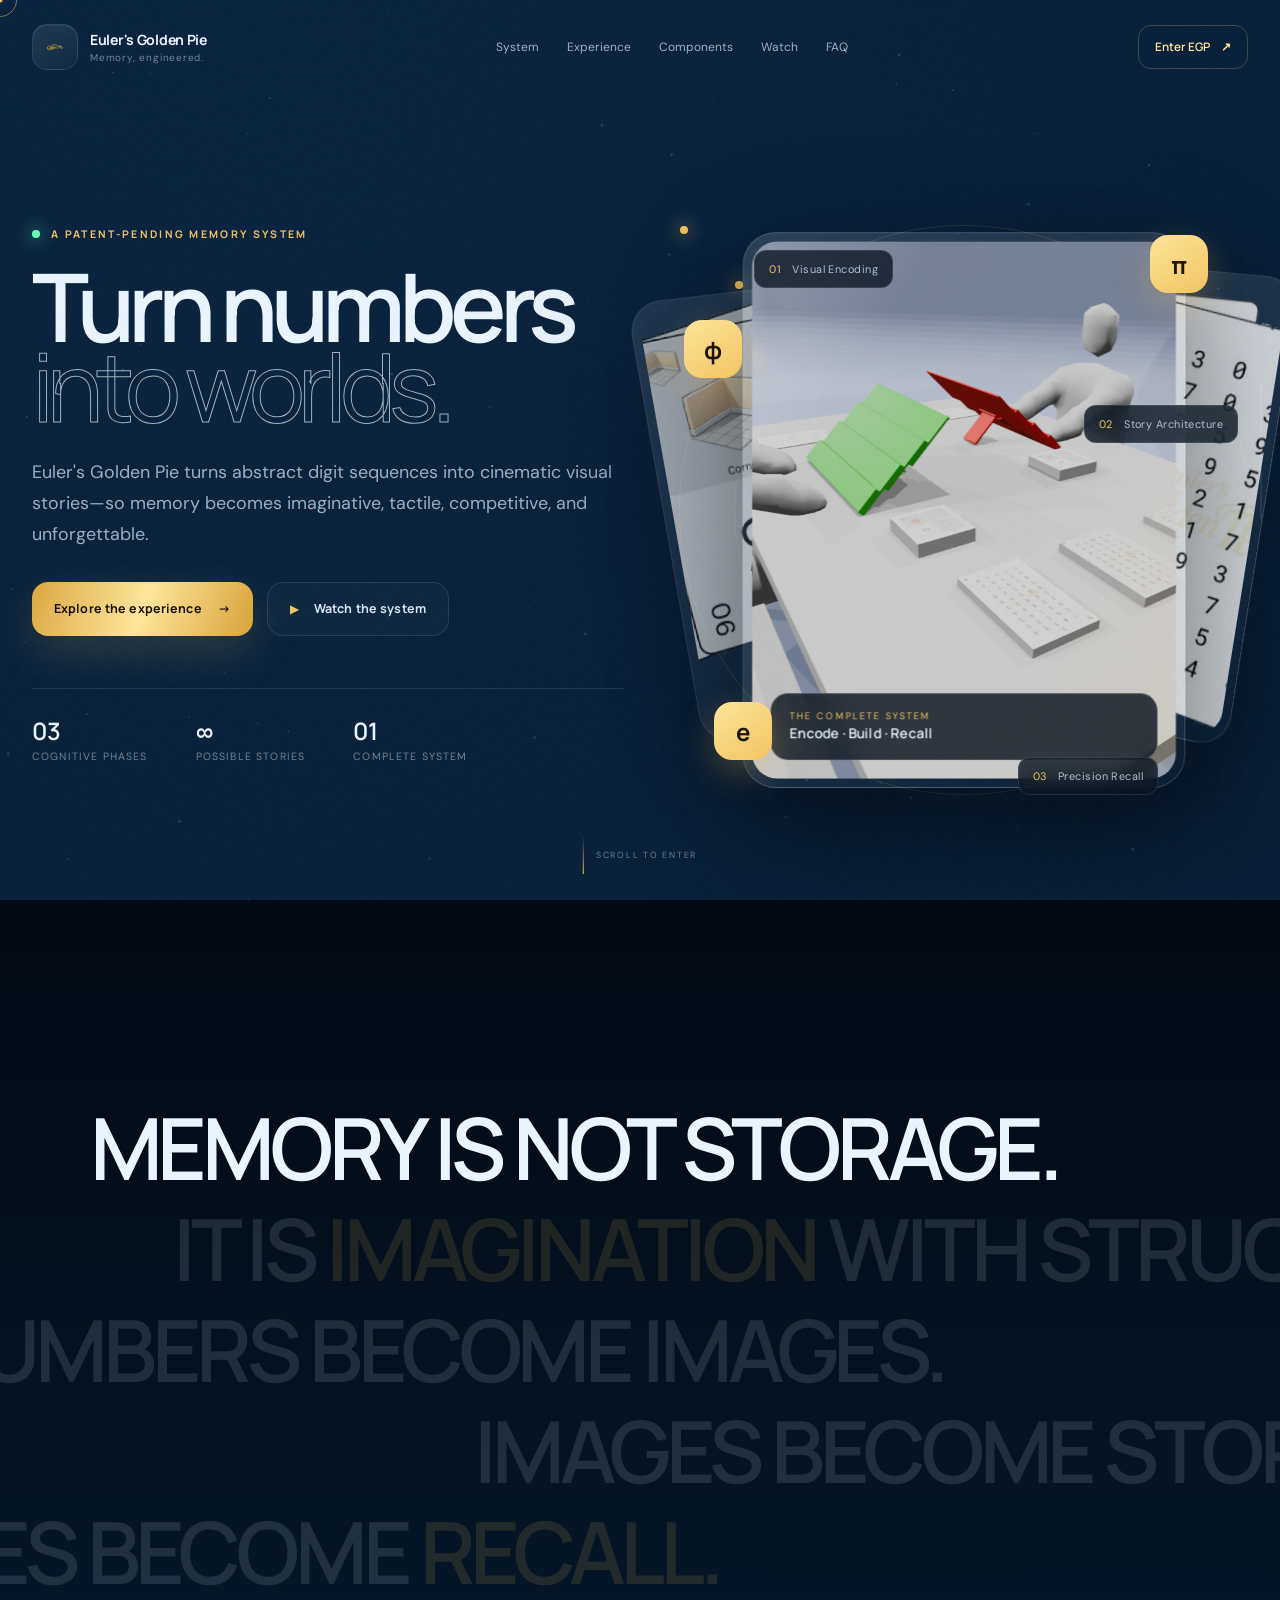
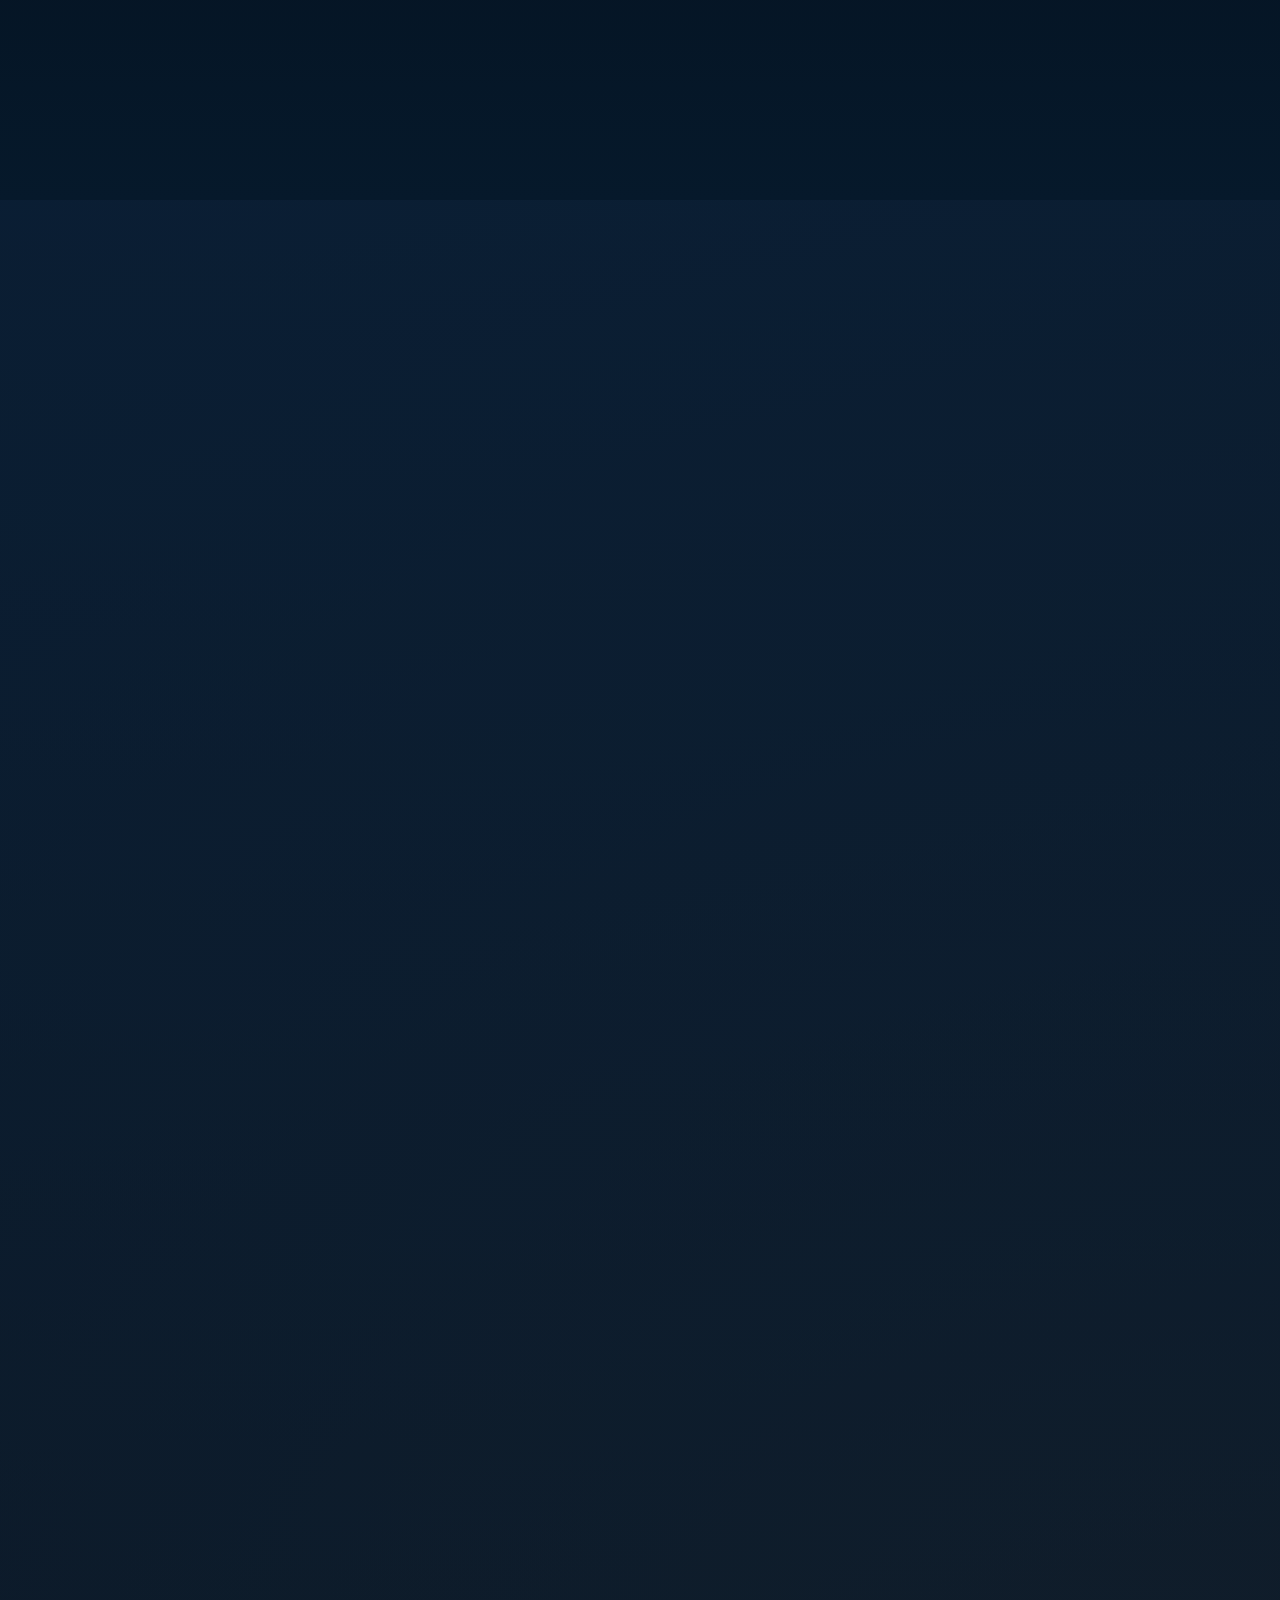
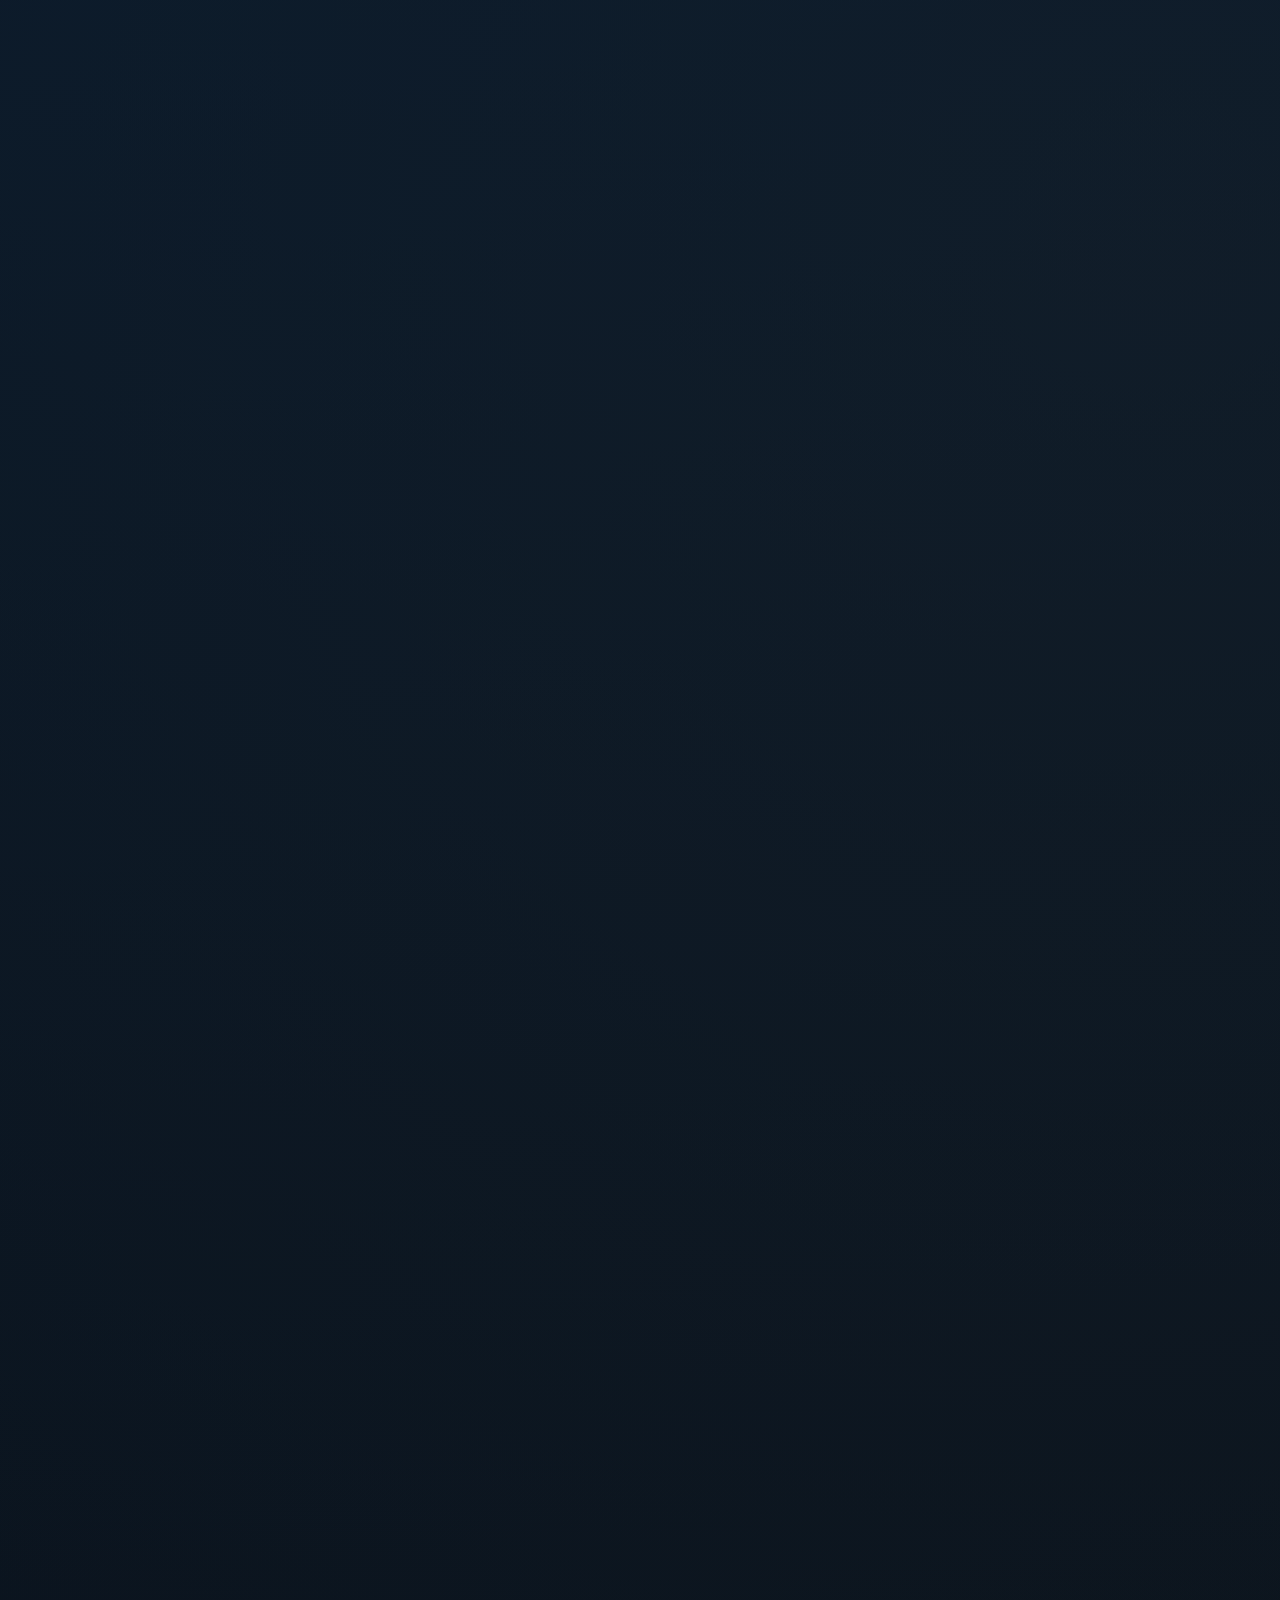
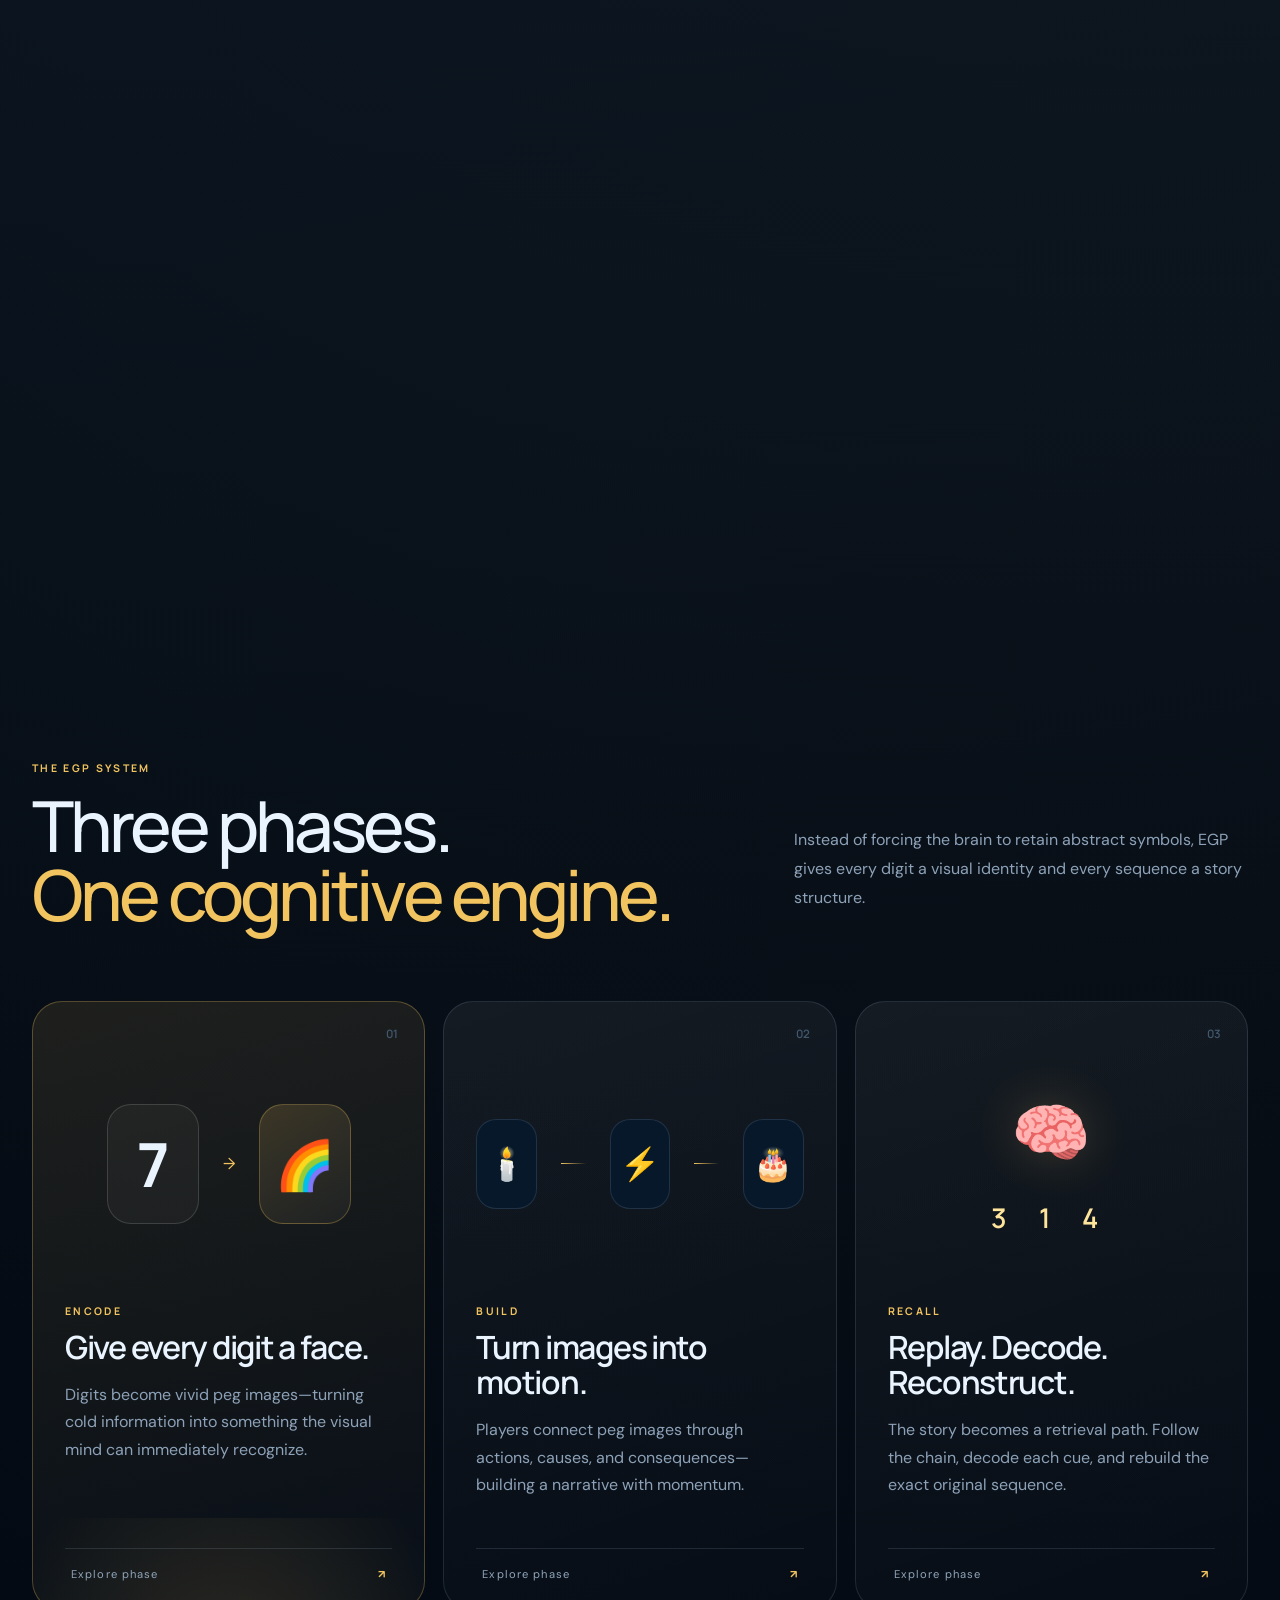
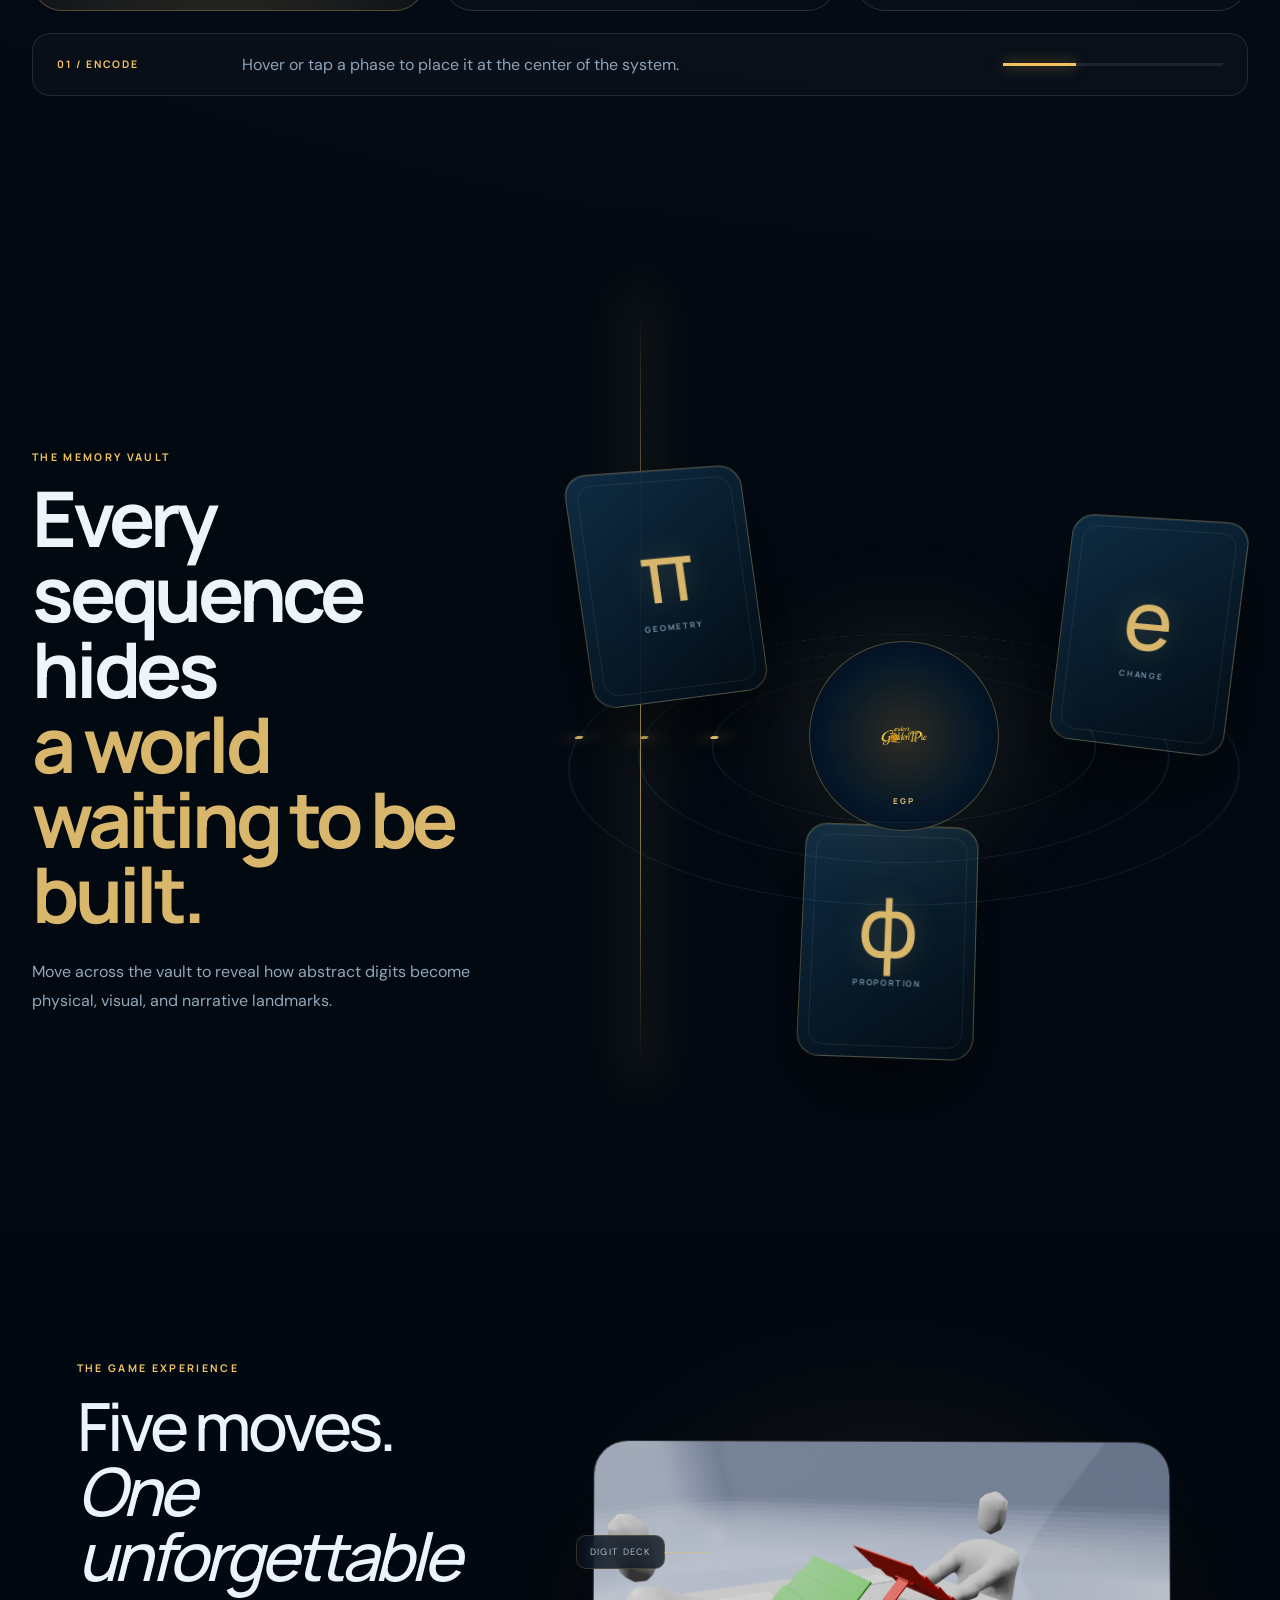
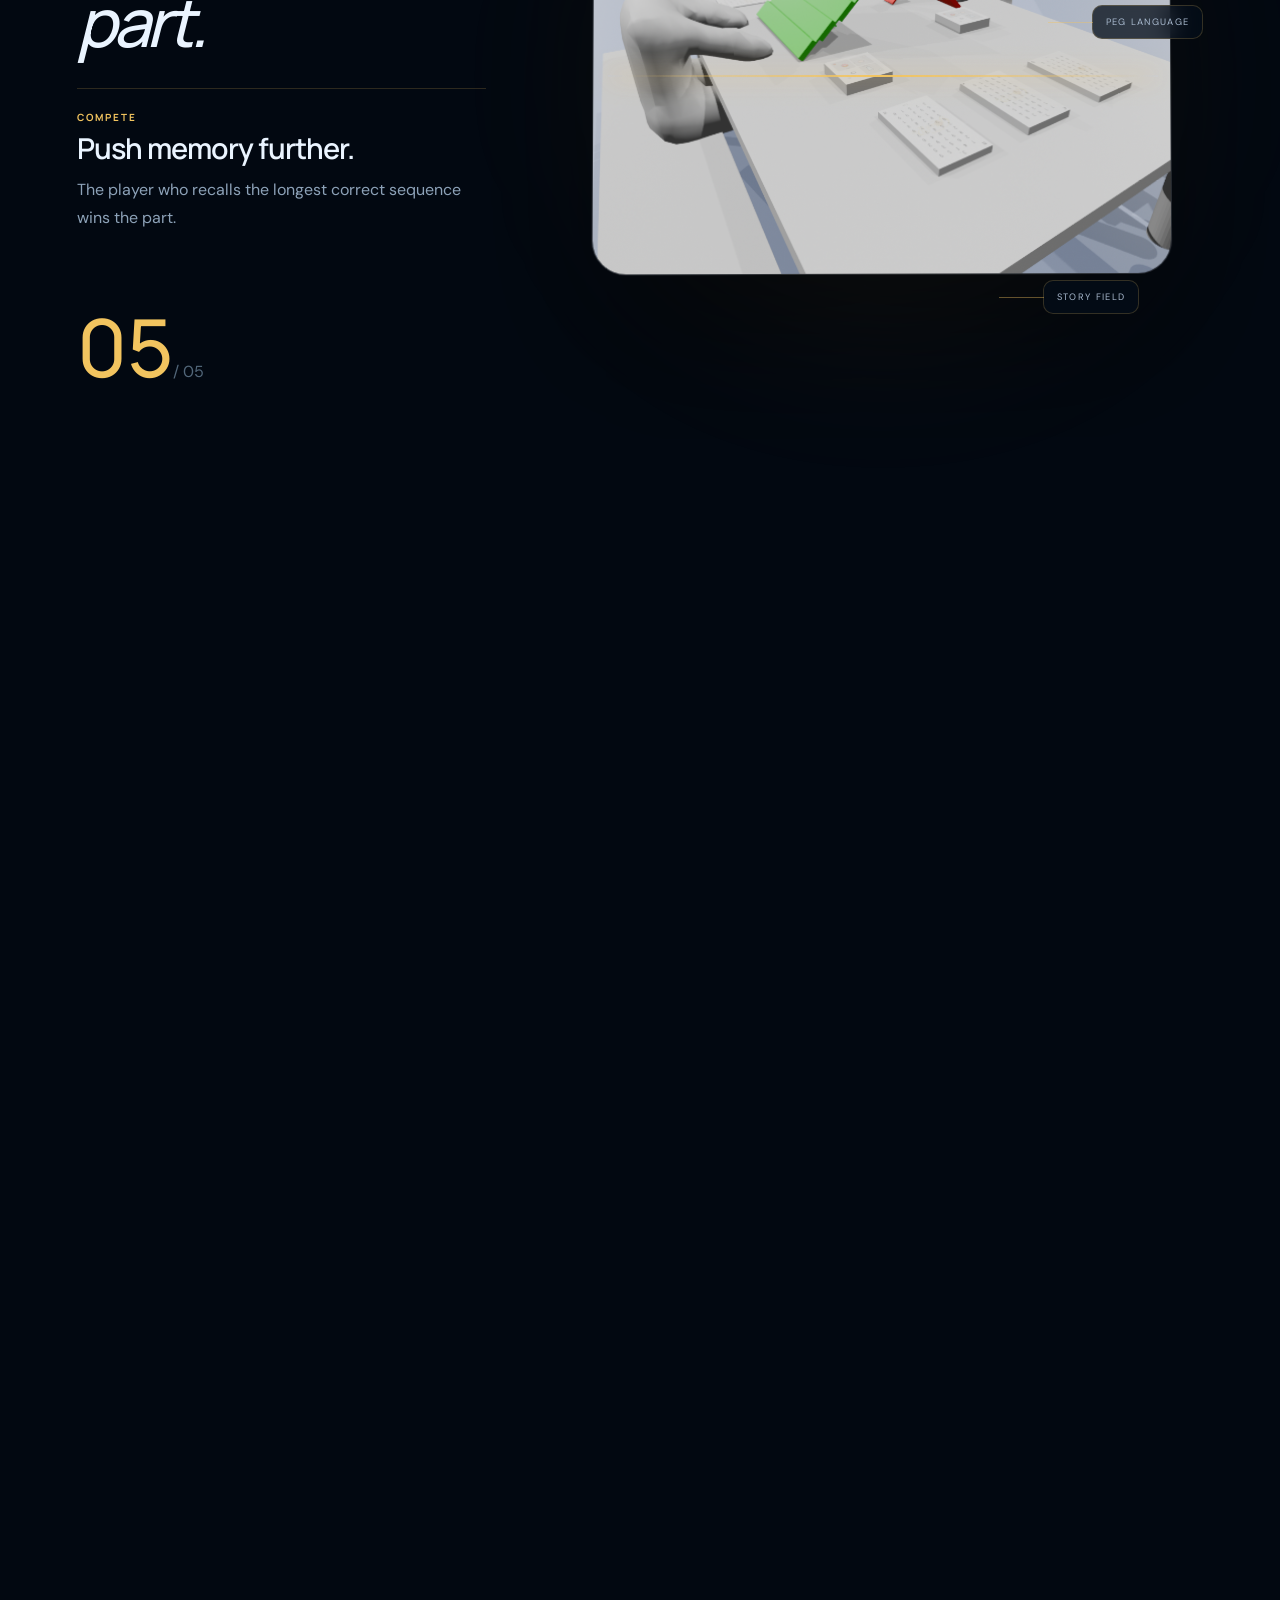
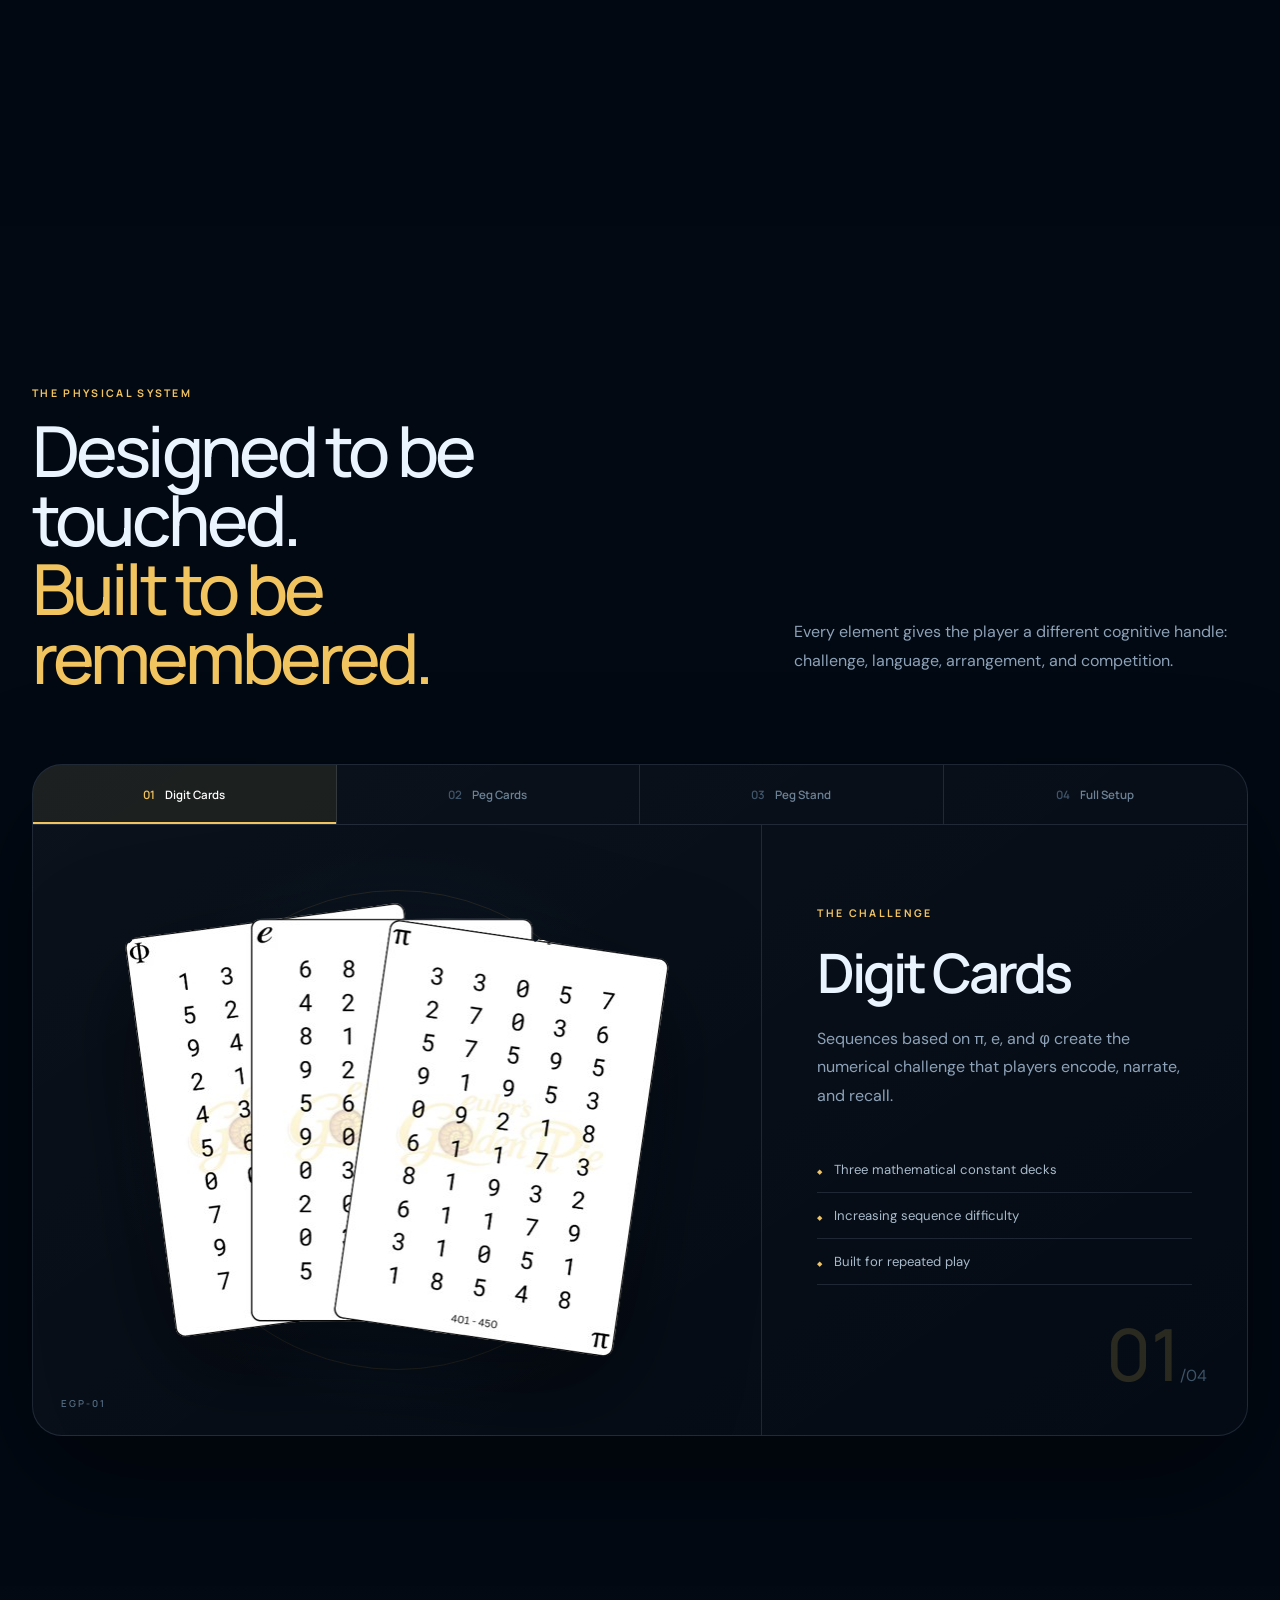
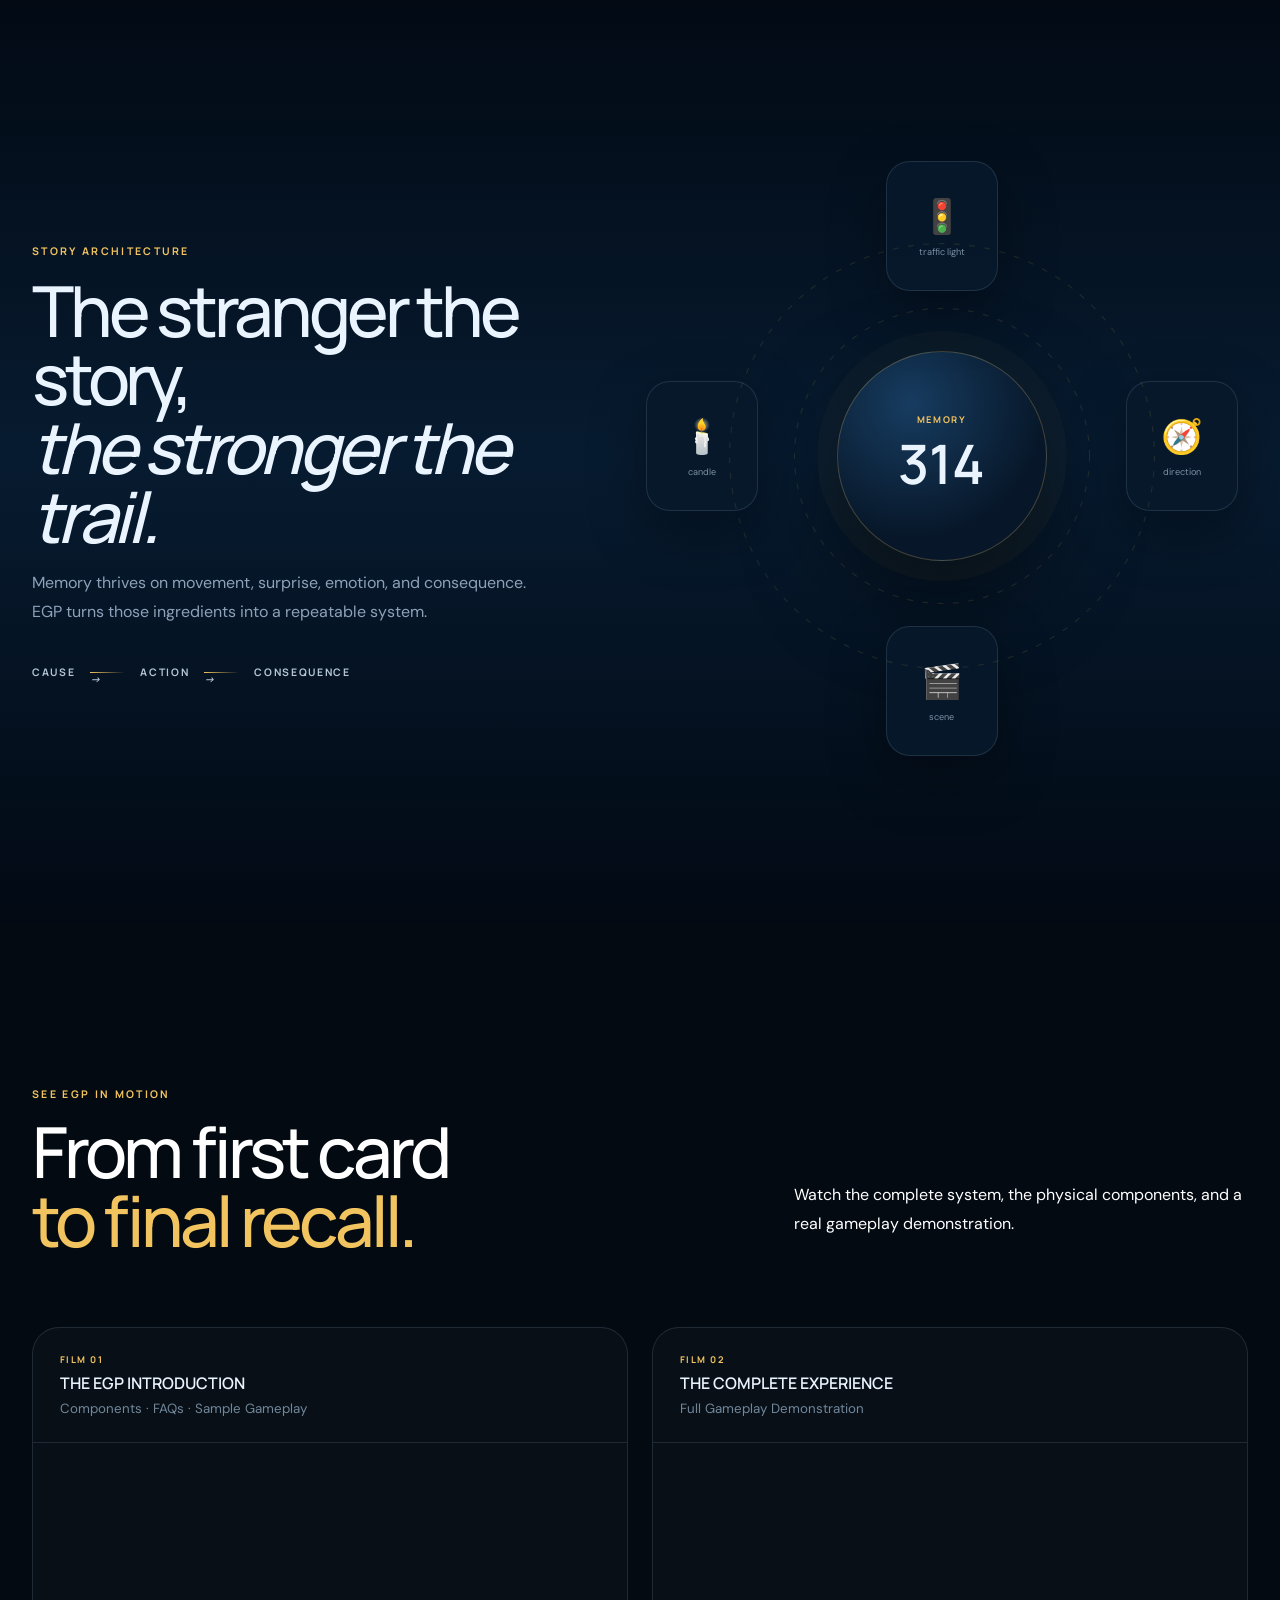
<file: index.html>
<!doctype html>
<html lang="en">
<head>
  <meta charset="utf-8">
  <meta name="viewport" content="width=device-width,initial-scale=1,viewport-fit=cover">
  <title>Euler's Golden Pie | Memory, Reimagined</title>
  <meta name="description" content="Euler's Golden Pie transforms digits into visual stories through an interactive memory game built around Encode, Build, and Recall.">
  <meta name="author" content="Siddharth Sureshh">
  <meta name="theme-color" content="#020b16">
  <meta name="robots" content="index,follow">
  <link rel="icon" href="assets/favicon.png">
  <link rel="preconnect" href="https://fonts.googleapis.com">
  <link rel="preconnect" href="https://fonts.gstatic.com" crossorigin>
  <link href="https://fonts.googleapis.com/css2?family=DM+Sans:wght@400;500;600;700&family=Manrope:wght@400;500;600;700;800&display=swap" rel="stylesheet">
  <link rel="stylesheet" href="style.css">
</head>
<body>
  <div class="boot" id="boot" aria-hidden="true"><div class="boot-mark"><img src="assets/logo.png" alt=""><span></span></div><p>ENGINEERING MEMORY</p></div>
  <canvas id="cosmos" aria-hidden="true"></canvas>
  <div class="grain" aria-hidden="true"></div>
  <div class="cursor-dot" aria-hidden="true"></div><div class="cursor-ring" aria-hidden="true"></div>
  <div class="scroll-progress" aria-hidden="true"><span></span></div>

  <header class="header" data-header>
    <nav class="nav shell">
      <a class="brand" href="#home" aria-label="Euler's Golden Pie home"><span class="brand-icon"><img src="assets/logo.png" alt=""></span><span><strong>Euler's Golden Pie</strong><small>Memory, engineered.</small></span></a>
      <div class="nav-center">
        <a href="#system">System</a><a href="#experience">Experience</a><a href="#components">Components</a><a href="#watch">Watch</a><a href="#faq">FAQ</a>
      </div>
      <a class="nav-action magnetic" href="#experience">Enter EGP <b>↗</b></a>
      <button class="menu" aria-label="Open menu" aria-expanded="false"><i></i><i></i></button>
    </nav>
  </header>

  <main>
    <section class="hero shell" id="home">
      <div class="hero-copy" data-reveal>
        <div class="hero-kicker"><span></span> A patent-pending memory system</div>
        <h1><span>Turn numbers</span><span>into worlds.</span></h1>
        <p class="hero-lede">Euler's Golden Pie turns abstract digit sequences into cinematic visual stories—so memory becomes imaginative, tactile, competitive, and unforgettable.</p>
        <div class="hero-actions"><a class="button gold magnetic" href="#experience"><span>Explore the experience</span><b>→</b></a><a class="button ghost" href="#watch"><i>▶</i> Watch the system</a></div>
        <div class="hero-specs"><div><strong>03</strong><span>cognitive phases</span></div><div><strong>∞</strong><span>possible stories</span></div><div><strong>01</strong><span>complete system</span></div></div>
      </div>

      <div class="hero-machine" id="heroMachine" data-reveal>
        <div class="machine-halo h1"></div><div class="machine-halo h2"></div><div class="machine-grid"></div>
        <div class="constant constant-pi">π</div><div class="constant constant-e">e</div><div class="constant constant-phi">φ</div>
        <div class="deck deck-back"><img src="assets/pegcards.png" alt="Peg cards"></div>
        <div class="deck deck-mid"><img src="assets/digitcards.png" alt="Digit cards"></div>
        <div class="deck deck-front"><img src="assets/setup.png" alt="Euler's Golden Pie complete setup"><div class="deck-gloss"></div><div class="deck-caption"><small>THE COMPLETE SYSTEM</small><strong>Encode · Build · Recall</strong></div></div>
        <div class="machine-tag t1"><span>01</span> Visual Encoding</div><div class="machine-tag t2"><span>02</span> Story Architecture</div><div class="machine-tag t3"><span>03</span> Precision Recall</div>
      </div>
      <a class="scroll-hint" href="#manifesto"><span></span><small>SCROLL TO ENTER</small></a>
    </section>

    <section class="manifesto" id="manifesto">
      <div class="manifesto-track">
        <p>MEMORY IS NOT STORAGE.</p><p>IT IS <em>IMAGINATION</em> WITH STRUCTURE.</p><p>NUMBERS BECOME IMAGES.</p><p>IMAGES BECOME STORIES.</p><p>STORIES BECOME <em>RECALL.</em></p>
      </div>
    </section>

    <section class="system section shell" id="system">
      <div class="section-head" data-reveal><div><p class="eyebrow">THE EGP SYSTEM</p><h2>Three phases.<br><em>One cognitive engine.</em></h2></div><p>Instead of forcing the brain to retain abstract symbols, EGP gives every digit a visual identity and every sequence a story structure.</p></div>
      <div class="phase-stage">
        <article class="phase active" data-phase="0" data-reveal><span class="phase-num">01</span><div class="phase-art encode-art"><div class="digit-orb">7</div><i>→</i><div class="image-orb">🌈</div></div><p class="eyebrow">ENCODE</p><h3>Give every digit a face.</h3><p>Digits become vivid peg images—turning cold information into something the visual mind can immediately recognize.</p><button class="phase-open">Explore phase <b>↗</b></button></article>
        <article class="phase" data-phase="1" data-reveal><span class="phase-num">02</span><div class="phase-art build-art"><span>🕯️</span><i></i><span>⚡</span><i></i><span>🎂</span></div><p class="eyebrow">BUILD</p><h3>Turn images into motion.</h3><p>Players connect peg images through actions, causes, and consequences—building a narrative with momentum.</p><button class="phase-open">Explore phase <b>↗</b></button></article>
        <article class="phase" data-phase="2" data-reveal><span class="phase-num">03</span><div class="phase-art recall-art"><div>🧠</div><span>3 1 4</span></div><p class="eyebrow">RECALL</p><h3>Replay. Decode. Reconstruct.</h3><p>The story becomes a retrieval path. Follow the chain, decode each cue, and rebuild the exact original sequence.</p><button class="phase-open">Explore phase <b>↗</b></button></article>
      </div>
      <div class="phase-detail" id="phaseDetail"><span>01 / ENCODE</span><p>Hover or tap a phase to place it at the center of the system.</p><div class="phase-meter"><i></i></div></div>
    </section>
    <section class="vault section" id="vault">
      <div class="vault-backdrop"><div class="vault-grid"></div><div class="vault-beam"></div></div>
      <div class="shell vault-layout">
        <div class="vault-copy" data-reveal><p class="eyebrow">THE MEMORY VAULT</p><h2>Every sequence hides<br><em>a world waiting to be built.</em></h2><p>Move across the vault to reveal how abstract digits become physical, visual, and narrative landmarks.</p></div>
        <div class="vault-machine" id="vaultMachine" data-reveal>
          <div class="vault-core"><img src="assets/logo.png" alt=""><span>EGP</span></div>
          <button class="vault-card v1" data-constant="π · 3.1415926"><b>π</b><small>GEOMETRY</small></button>
          <button class="vault-card v2" data-constant="e · 2.7182818"><b>e</b><small>CHANGE</small></button>
          <button class="vault-card v3" data-constant="φ · 1.6180339"><b>φ</b><small>PROPORTION</small></button>
          <div class="vault-orbit o1"></div><div class="vault-orbit o2"></div><div class="vault-orbit o3"></div>
        </div>
      </div>
    </section>

    <section class="experience section" id="experience">
      <div class="experience-sticky">
        <div class="experience-copy">
          <p class="eyebrow">THE GAME EXPERIENCE</p>
          <h2>Five moves.<br><em>One unforgettable part.</em></h2>
          <div class="experience-active-copy" aria-live="polite">
            <p class="experience-active-kicker" id="expKicker">CHOOSE</p>
            <h3 id="expTitle">Draw the sequence.</h3>
            <p id="expDescription">Select a digit card from π, e, or φ. The part begins with pure information.</p>
          </div>
          <div class="experience-index"><strong id="expIndex">01</strong><span>/ 05</span></div>
        </div>
        <div class="table-stage">
          <div class="table-glow"></div><img src="assets/setup.png" alt="Euler's Golden Pie game setup" id="tableImage">
          <div class="scanline"></div><div class="table-callout c1">DIGIT DECK</div><div class="table-callout c2">PEG LANGUAGE</div><div class="table-callout c3">STORY FIELD</div>
        </div>
      </div>
      <div class="experience-steps shell">
        <article data-step="1"><span>01</span><div><p class="eyebrow">CHOOSE</p><h3>Draw the sequence.</h3><p>Select a digit card from π, e, or φ. The part begins with pure information.</p></div></article>
        <article data-step="2"><span>02</span><div><p class="eyebrow">TRANSLATE</p><h3>Encode the digits.</h3><p>Use peg cards to give every number a visible, memorable identity.</p></div></article>
        <article data-step="3"><span>03</span><div><p class="eyebrow">IMAGINE</p><h3>Build the story.</h3><p>Connect the visuals with movement, emotion, cause, and consequence.</p></div></article>
        <article data-step="4"><span>04</span><div><p class="eyebrow">RECONSTRUCT</p><h3>Recall the sequence.</h3><p>Replay the story and decode each cue back into its original digit.</p></div></article>
        <article data-step="5"><span>05</span><div><p class="eyebrow">COMPETE</p><h3>Push memory further.</h3><p>The player who recalls the longest correct sequence wins the part.</p></div></article>
      </div>
    </section>

    <section class="components section shell" id="components">
      <div class="section-head" data-reveal><div><p class="eyebrow">THE PHYSICAL SYSTEM</p><h2>Designed to be touched.<br><em>Built to be remembered.</em></h2></div><p>Every element gives the player a different cognitive handle: challenge, language, arrangement, and competition.</p></div>
      <div class="component-console" data-reveal>
        <div class="component-tabs" role="tablist"><button class="active" data-component="0"><span>01</span> Digit Cards</button><button data-component="1"><span>02</span> Peg Cards</button><button data-component="2"><span>03</span> Peg Stand</button><button data-component="3"><span>04</span> Full Setup</button></div>
        <div class="component-view"><div class="component-visual"><div class="component-rings"></div><img id="componentImage" src="assets/digitcards.png" alt="Digit cards"><span class="component-code">EGP-01</span></div><div class="component-copy"><p class="eyebrow" id="componentKicker">THE CHALLENGE</p><h3 id="componentTitle">Digit Cards</h3><p id="componentText">Sequences based on π, e, and φ create the numerical challenge that players encode, narrate, and recall.</p><ul id="componentList"><li>Three mathematical constant decks</li><li>Increasing sequence difficulty</li><li>Built for repeated play</li></ul><div class="component-counter"><strong id="componentNumber">01</strong><span>/04</span></div></div></div>
      </div>
    </section>

    <section class="story section">
      <div class="shell story-grid">
        <div class="story-copy" data-reveal><p class="eyebrow">STORY ARCHITECTURE</p><h2>The stranger the story,<br><em>the stronger the trail.</em></h2><p>Memory thrives on movement, surprise, emotion, and consequence. EGP turns those ingredients into a repeatable system.</p><div class="story-principles"><span>CAUSE</span><i>→</i><span>ACTION</span><i>→</i><span>CONSEQUENCE</span></div></div>
        <div class="story-orbit" data-reveal><div class="story-core"><span>MEMORY</span><strong>314</strong></div><div class="story-node n1">🚦<small>traffic light</small></div><div class="story-node n2">🕯️<small>candle</small></div><div class="story-node n3">🧭<small>direction</small></div><div class="story-node n4">🎬<small>scene</small></div><svg viewBox="0 0 500 500" aria-hidden="true"><circle cx="250" cy="250" r="180"></circle><circle cx="250" cy="250" r="125"></circle></svg></div>
      </div>
    </section>

    <section class="watch section" id="watch">
      <div class="shell"><div class="section-head light" data-reveal><div><p class="eyebrow">SEE EGP IN MOTION</p><h2>From first card<br><em>to final recall.</em></h2></div><p>Watch the complete system, the physical components, and a real gameplay demonstration.</p></div>
        <div class="film-grid"><article class="film" data-reveal><div class="film-meta"><span>FILM 01</span><strong>THE EGP INTRODUCTION</strong><small>Components · FAQs · Sample Gameplay</small></div><div class="film-frame"><iframe loading="lazy" src="https://www.youtube.com/embed/UqQAb56irXM" title="Euler's Golden Pie introduction" allow="accelerometer; autoplay; clipboard-write; encrypted-media; gyroscope; picture-in-picture" allowfullscreen></iframe></div></article><article class="film" data-reveal><div class="film-meta"><span>FILM 02</span><strong>THE COMPLETE EXPERIENCE</strong><small>Full Gameplay Demonstration</small></div><div class="film-frame"><iframe loading="lazy" src="https://www.youtube.com/embed/r7oWhKs37mU" title="Euler's Golden Pie full gameplay" allow="accelerometer; autoplay; clipboard-write; encrypted-media; gyroscope; picture-in-picture" allowfullscreen></iframe></div></article></div>
      </div>
    </section>

    <section class="strategies section shell">
      <div class="section-head" data-reveal><div><p class="eyebrow">ADVANCED PLAY</p><h2>Build smarter.<br><em>Recall further.</em></h2></div><p>Once the core loop becomes natural, players can use anchors, compression, and personal associations to move faster.</p></div>
      <div class="strategy-grid"><article data-reveal><span>01</span><h3>Anchor numbers</h3><p>Use memorable values such as 33, 44, 55, 66, 77, 88, 99, and 100 as stable reference points.</p></article><article data-reveal><span>02</span><h3>Compress the chain</h3><p>Represent nearby values through one anchor and encode only the difference inside the story.</p></article><article data-reveal><span>03</span><h3>Make it personal</h3><p>Familiar places, objects, and experiences produce stronger and faster retrieval cues.</p></article><article data-reveal><span>04</span><h3>Use consequences</h3><p>One event should trigger the next. A causal story is easier to replay than a disconnected list.</p></article></div>
    </section>

    <section class="faq section shell" id="faq">
      <div class="section-head" data-reveal><div><p class="eyebrow">QUESTIONS, ANSWERED</p><h2>Everything you need<br><em>before the first part.</em></h2></div></div>
      <div class="faq-grid"><details data-reveal><summary>What is Euler's Golden Pie?<i></i></summary><p>EGP is a memory game and learning system designed to make memorizing long number sequences faster, easier, more creative, and more enjoyable.</p></details><details data-reveal><summary>What makes EGP unique?<i></i></summary><p>It combines visual encoding, storytelling, physical components, and friendly competition in one structured experience.</p></details><details data-reveal><summary>How does Encode work?<i></i></summary><p>Players observe the digits and select peg cards that convert them into visual mnemonics.</p></details><details data-reveal><summary>How does Build work?<i></i></summary><p>Players connect those visual mnemonics into a meaningful, vivid, or imaginative story.</p></details><details data-reveal><summary>How does Recall work?<i></i></summary><p>Players mentally replay the story and translate each visual cue back into the original sequence.</p></details><details data-reveal><summary>Who wins?<i></i></summary><p>The player who accurately recalls the greatest number of digits while preserving the correct order.</p></details><details data-reveal><summary>Can peg cards remain visible?<i></i></summary><p>Yes. The challenge is not remembering the cards—it is building and decoding the story effectively.</p></details><details data-reveal><summary>How are ties broken?<i></i></summary><p>Tied players continue to the next sequence length until one player recalls more digits correctly.</p></details></div>
    </section>

    <section class="finale shell" data-reveal><div class="finale-rings"><i></i><i></i><i></i></div><img src="assets/logo.png" alt="Euler's Golden Pie"><p class="eyebrow">EULER'S GOLDEN PIE</p><h2>Do not memorize harder.<br><em>Remember differently.</em></h2><p>Visualize the digits. Build the story. Reconstruct the sequence.</p><a class="button gold magnetic" href="#home">Return to the beginning <b>↑</b></a><div class="finale-constants"><span>π</span><span>e</span><span>φ</span></div></section>
  </main>

  <footer><div class="shell footer-inner"><a class="brand" href="#home"><span class="brand-icon"><img src="assets/logo.png" alt=""></span><span><strong>Euler's Golden Pie</strong><small>Memory, engineered.</small></span></a><p>© <span id="year"></span> Euler's Golden Pie. All rights reserved.</p><div><a href="#system">System</a><a href="#components">Components</a><a href="#watch">Videos</a></div></div></footer>
  <script src="script.js"></script>
</body>
</html>
</file>
<file: style.css>
:root{--ink:#020913;--navy:#041426;--navy2:#071d34;--navy3:#0b2947;--gold:#f2c45f;--gold2:#ffe59c;--ice:#eaf4ff;--muted:#8da2b8;--line:rgba(190,220,250,.13);--ease:cubic-bezier(.16,1,.3,1);--shadow:0 40px 120px rgba(0,0,0,.48)}*{box-sizing:border-box}html{scroll-behavior:smooth;background:var(--ink)}body{margin:0;color:var(--ice);font-family:"DM Sans",sans-serif;background:radial-gradient(circle at 20% 0,#0a2440 0,transparent 32%),radial-gradient(circle at 90% 18%,rgba(242,196,95,.08),transparent 22%),var(--ink);overflow-x:hidden}body.menu-open{overflow:hidden}a{color:inherit;text-decoration:none}button,input{font:inherit}button{color:inherit}.shell{width:min(1240px,calc(100% - 64px));margin-inline:auto}.grain{position:fixed;inset:0;pointer-events:none;z-index:20;opacity:.035;background-image:url("data:image/svg+xml,%3Csvg viewBox='0 0 180 180' xmlns='http://www.w3.org/2000/svg'%3E%3Cfilter id='n'%3E%3CfeTurbulence type='fractalNoise' baseFrequency='.9' numOctaves='4' stitchTiles='stitch'/%3E%3C/filter%3E%3Crect width='100%25' height='100%25' filter='url(%23n)' opacity='.5'/%3E%3C/svg%3E")}#cosmos{position:fixed;inset:0;pointer-events:none;z-index:0;opacity:.62}.boot{position:fixed;inset:0;background:#01060d;z-index:9999;display:grid;place-items:center;align-content:center;gap:25px;transition:opacity .8s var(--ease),visibility .8s}.boot.hide{opacity:0;visibility:hidden}.boot-mark{width:110px;height:110px;border:1px solid rgba(242,196,95,.22);border-radius:34px;display:grid;place-items:center;position:relative;animation:bootPulse 1.4s infinite}.boot-mark img{width:70px}.boot-mark span{position:absolute;inset:-14px;border:1px solid rgba(242,196,95,.1);border-radius:42px}.boot p{font:600 .68rem Manrope;letter-spacing:.34em;color:#8ba0b4}.cursor-dot,.cursor-ring{position:fixed;left:0;top:0;border-radius:50%;pointer-events:none;z-index:9998;transform:translate(-50%,-50%);display:none}.cursor-dot{width:5px;height:5px;background:var(--gold)}.cursor-ring{width:34px;height:34px;border:1px solid rgba(242,196,95,.5);transition:width .25s,height .25s,border-color .25s}.cursor-ring.hover{width:58px;height:58px;border-color:var(--gold)}.scroll-progress{position:fixed;right:18px;top:50%;height:140px;width:2px;background:rgba(255,255,255,.08);z-index:90;transform:translateY(-50%)}.scroll-progress span{display:block;width:100%;height:0;background:linear-gradient(var(--gold2),var(--gold));box-shadow:0 0 18px rgba(242,196,95,.8)}.header{position:fixed;inset:0 0 auto;z-index:100;transition:.4s}.header.scrolled{background:rgba(2,9,19,.76);backdrop-filter:blur(24px);border-bottom:1px solid var(--line)}.nav{height:94px;display:flex;align-items:center;gap:28px}.brand{display:flex;align-items:center;gap:12px;min-width:max-content}.brand-icon{width:46px;height:46px;border-radius:15px;background:linear-gradient(145deg,rgba(255,255,255,.1),rgba(255,255,255,.025));border:1px solid var(--line);display:grid;place-items:center;box-shadow:inset 0 1px rgba(255,255,255,.08)}.brand-icon img{width:32px}.brand strong,.brand small{display:block}.brand strong{font:700 .88rem Manrope;letter-spacing:-.02em}.brand small{font-size:.62rem;color:#6f879e;letter-spacing:.08em;margin-top:2px}.nav-center{margin:auto;display:flex;gap:28px}.nav-center a{font-size:.75rem;color:#9ab0c4;transition:.25s}.nav-center a:hover{color:white}.nav-action{font:600 .73rem Manrope;padding:13px 16px;border:1px solid rgba(242,196,95,.25);border-radius:13px;color:var(--gold2);display:flex;gap:11px;transition:.3s}.nav-action:hover{background:rgba(242,196,95,.08)}.menu{display:none;background:none;border:0;width:42px;height:42px}.menu i{display:block;width:22px;height:1px;background:white;margin:6px auto}.hero{min-height:100vh;display:grid;grid-template-columns:1.02fr .98fr;align-items:center;gap:55px;padding-top:120px;position:relative;z-index:2}.hero-copy{padding-bottom:30px}.hero-kicker,.eyebrow{font:700 .66rem Manrope;letter-spacing:.22em;color:var(--gold);text-transform:uppercase}.hero-kicker{display:flex;align-items:center;gap:11px;margin-bottom:25px}.hero-kicker span{width:8px;height:8px;border-radius:50%;background:#68ffb7;box-shadow:0 0 18px #68ffb7}.hero h1{font:600 clamp(4.4rem,7.4vw,8.2rem)/.84 Manrope;letter-spacing:-.075em;margin:0;max-width:780px}.hero h1 span{display:block}.hero h1 span:last-child{font-weight:400;color:transparent;-webkit-text-stroke:1px rgba(234,244,255,.68)}.hero-lede{max-width:640px;font-size:clamp(1rem,1.4vw,1.22rem);line-height:1.72;color:#9bb0c4;margin:32px 0}.hero-actions{display:flex;gap:14px;flex-wrap:wrap}.button{min-height:54px;padding:0 22px;border-radius:16px;display:inline-flex;align-items:center;justify-content:center;gap:16px;font:700 .78rem Manrope;letter-spacing:.01em;position:relative;overflow:hidden}.button.gold{color:#161003;background:linear-gradient(110deg,#dca83e,var(--gold2),#d9a337);box-shadow:0 16px 45px rgba(242,196,95,.16)}.button.gold:before{content:"";position:absolute;inset:0;transform:translateX(-110%) skewX(-20deg);background:linear-gradient(90deg,transparent,rgba(255,255,255,.55),transparent);transition:.8s}.button.gold:hover:before{transform:translateX(110%) skewX(-20deg)}.button.ghost{border:1px solid var(--line);background:rgba(255,255,255,.025);color:#d8e7f5}.button.ghost i{font-style:normal;font-size:.68rem;color:var(--gold)}.hero-specs{display:flex;gap:48px;margin-top:52px;padding-top:25px;border-top:1px solid var(--line);max-width:620px}.hero-specs strong{font:600 1.5rem Manrope}.hero-specs span{display:block;color:#6d849a;font-size:.66rem;text-transform:uppercase;letter-spacing:.11em;margin-top:3px}.hero-machine{height:710px;position:relative;display:grid;place-items:center;perspective:1400px}.machine-grid{position:absolute;width:610px;height:610px;border-radius:50%;opacity:.24;background-image:linear-gradient(rgba(126,174,214,.14) 1px,transparent 1px),linear-gradient(90deg,rgba(126,174,214,.14) 1px,transparent 1px);background-size:36px 36px;mask-image:radial-gradient(circle,#000 38%,transparent 72%);transform:rotateX(65deg) translateY(180px)}.machine-halo{position:absolute;border-radius:50%;border:1px solid rgba(242,196,95,.15);animation:spin 24s linear infinite}.machine-halo:before,.machine-halo:after{content:"";position:absolute;width:8px;height:8px;border-radius:50%;background:var(--gold);box-shadow:0 0 18px var(--gold)}.machine-halo.h1{width:570px;height:570px}.machine-halo.h1:before{top:32px;left:110px}.machine-halo.h2{width:460px;height:460px;animation-direction:reverse;animation-duration:17s}.machine-halo.h2:after{bottom:42px;right:80px}.deck{position:absolute;border-radius:32px;padding:8px;background:linear-gradient(145deg,rgba(255,255,255,.14),rgba(255,255,255,.015));border:1px solid rgba(255,255,255,.16);box-shadow:var(--shadow);overflow:hidden;transition:transform .35s var(--ease)}.deck img{width:100%;height:100%;object-fit:cover;border-radius:25px;display:block}.deck-back{width:310px;height:430px;transform:translate(-145px,-10px) rotateY(23deg) rotateZ(-10deg);opacity:.65}.deck-mid{width:330px;height:455px;transform:translate(135px,-20px) rotateY(-22deg) rotateZ(9deg);opacity:.8}.deck-front{width:430px;height:540px;z-index:3;transform:translateZ(40px)}.deck-gloss{position:absolute;inset:8px;border-radius:25px;background:linear-gradient(120deg,rgba(255,255,255,.18),transparent 25%,transparent 70%,rgba(242,196,95,.08));pointer-events:none}.deck-caption{position:absolute;inset:auto 26px 26px;background:rgba(3,12,23,.78);backdrop-filter:blur(14px);border:1px solid rgba(255,255,255,.12);border-radius:17px;padding:15px 18px}.deck-caption small{display:block;color:var(--gold);font-size:.58rem;letter-spacing:.2em}.deck-caption strong{font:600 .83rem Manrope}.constant{position:absolute;width:58px;height:58px;border-radius:18px;display:grid;place-items:center;color:#1d1404;background:linear-gradient(145deg,var(--gold2),var(--gold));font:700 1.5rem Manrope;box-shadow:0 12px 35px rgba(242,196,95,.26);z-index:8;animation:float 5s ease-in-out infinite}.constant-pi{top:80px;right:40px}.constant-e{bottom:105px;left:35px;animation-delay:-1.7s}.constant-phi{top:165px;left:5px;animation-delay:-3s}.machine-tag{position:absolute;border:1px solid var(--line);background:rgba(3,14,26,.75);backdrop-filter:blur(12px);padding:11px 14px;border-radius:12px;color:#aec0d1;font-size:.68rem;letter-spacing:.04em;z-index:9}.machine-tag span{color:var(--gold);margin-right:8px}.machine-tag.t1{top:95px;left:75px}.machine-tag.t2{right:10px;top:250px}.machine-tag.t3{bottom:70px;right:90px}.scroll-hint{position:absolute;left:50%;bottom:26px;transform:translateX(-50%);display:flex;align-items:center;gap:12px;color:#688096}.scroll-hint span{width:1px;height:38px;background:linear-gradient(transparent,var(--gold));animation:scrollLine 2s infinite}.scroll-hint small{font-size:.55rem;letter-spacing:.2em}.manifesto{height:500vh;position:relative;z-index:2}.manifesto-track{position:sticky;top:0;height:100vh;display:flex;flex-direction:column;justify-content:center;padding-inline:7vw;overflow:hidden;background:linear-gradient(180deg,#020913,#06192b)}.manifesto p{font:600 clamp(2.5rem,6.7vw,7rem)/1 Manrope;letter-spacing:-.06em;margin:.09em 0;white-space:nowrap;transform:translateX(var(--shift,0));opacity:.2;transition:opacity .3s}.manifesto p:nth-child(even){text-align:right}.manifesto em,.section-head em,.phase h3 em,.finale em{font-style:normal;color:var(--gold)}.section{padding-block:150px;position:relative;z-index:2}.section-head{display:grid;grid-template-columns:1.2fr .8fr;gap:80px;align-items:end;margin-bottom:72px}.section-head h2{font:500 clamp(3.2rem,5.5vw,6.2rem)/.98 Manrope;letter-spacing:-.055em;margin:16px 0 0}.section-head>p{color:var(--muted);line-height:1.8;max-width:520px;justify-self:end}.section-head.light h2,.section-head.light>p{color:white}.phase-stage{display:grid;grid-template-columns:repeat(3,1fr);gap:18px}.phase{min-height:610px;padding:32px;border:1px solid var(--line);border-radius:30px;background:linear-gradient(160deg,rgba(255,255,255,.055),rgba(255,255,255,.012));position:relative;overflow:hidden;transition:.55s var(--ease);cursor:pointer}.phase:before{content:"";position:absolute;inset:auto -30% -40%;height:55%;background:radial-gradient(circle,rgba(242,196,95,.16),transparent 68%);opacity:0;transition:.5s}.phase:hover,.phase.active{transform:translateY(-12px);border-color:rgba(242,196,95,.3);background:linear-gradient(160deg,rgba(242,196,95,.1),rgba(255,255,255,.02))}.phase.active:before{opacity:1}.phase-num{position:absolute;right:26px;top:24px;color:#40576d;font:600 .72rem Manrope}.phase-art{height:260px;display:flex;align-items:center;justify-content:center;gap:24px}.encode-art>div{width:92px;height:120px;border:1px solid rgba(255,255,255,.14);border-radius:24px;display:grid;place-items:center;font:700 3.8rem Manrope;background:rgba(255,255,255,.035)}.encode-art .image-orb{font-size:3rem;background:linear-gradient(145deg,rgba(242,196,95,.16),rgba(255,255,255,.04));border-color:rgba(242,196,95,.28)}.phase-art i{font-style:normal;color:var(--gold)}.build-art span{width:72px;height:90px;border:1px solid var(--line);border-radius:20px;display:grid;place-items:center;font-size:2rem;background:#07182a}.build-art i{height:1px;width:30px;background:linear-gradient(90deg,var(--gold),transparent)}.recall-art{flex-direction:column}.recall-art div{font-size:4rem;filter:drop-shadow(0 0 25px rgba(242,196,95,.22))}.recall-art span{font:600 1.7rem Manrope;letter-spacing:.5em;color:var(--gold2)}.phase h3{font:600 2rem/1.1 Manrope;letter-spacing:-.04em;margin:12px 0}.phase>p:not(.eyebrow){color:var(--muted);line-height:1.7}.phase-open{position:absolute;bottom:28px;left:32px;right:32px;background:none;border:0;border-top:1px solid var(--line);padding-top:18px;text-align:left;color:#8fa5ba;font-size:.7rem;letter-spacing:.1em}.phase-open b{float:right;color:var(--gold)}.phase-detail{margin-top:22px;border:1px solid var(--line);border-radius:18px;padding:20px 24px;display:grid;grid-template-columns:160px 1fr 220px;align-items:center;gap:25px;background:rgba(255,255,255,.022)}.phase-detail span{font:700 .65rem Manrope;letter-spacing:.16em;color:var(--gold)}.phase-detail p{margin:0;color:#8fa3b8}.phase-meter{height:3px;background:rgba(255,255,255,.08)}.phase-meter i{display:block;height:100%;width:33.33%;background:var(--gold);box-shadow:0 0 14px rgba(242,196,95,.6);transition:.5s var(--ease)}.lab{background:linear-gradient(180deg,#071a2d,#020913);overflow:hidden}.lab:before{content:"";position:absolute;inset:0;background:radial-gradient(circle at 20% 20%,rgba(50,131,200,.14),transparent 30%),radial-gradient(circle at 80% 80%,rgba(242,196,95,.1),transparent 28%);pointer-events:none}.lab-console{border:1px solid rgba(180,215,245,.16);border-radius:30px;overflow:hidden;background:rgba(2,10,19,.82);box-shadow:0 60px 160px rgba(0,0,0,.55),inset 0 1px rgba(255,255,255,.07);position:relative}.console-top{height:58px;border-bottom:1px solid var(--line);display:flex;align-items:center;padding:0 22px;gap:22px}.console-top>div{display:flex;gap:7px}.console-top>div span{width:8px;height:8px;border-radius:50%;background:#34475a}.console-top>div span:first-child{background:#ff746b}.console-top>div span:nth-child(2){background:#ffd35c}.console-top>div span:nth-child(3){background:#62e89e}.console-top p{font:600 .57rem Manrope;letter-spacing:.2em;color:#72879a}.console-top strong{margin-left:auto;color:#62e89e;font-size:.58rem;letter-spacing:.14em}.console-main{display:grid;grid-template-columns:.85fr 1.15fr;min-height:510px}.lab-input-panel{padding:48px;border-right:1px solid var(--line)}.lab-input-panel label{font:700 .61rem Manrope;letter-spacing:.18em;color:var(--gold)}.digit-input-wrap{margin-top:18px;display:flex;background:rgba(255,255,255,.035);border:1px solid rgba(255,255,255,.11);border-radius:18px;overflow:hidden;transition:.3s}.digit-input-wrap:focus-within{border-color:rgba(242,196,95,.42);box-shadow:0 0 0 4px rgba(242,196,95,.05)}.digit-input-wrap input{width:100%;min-width:0;border:0;background:none;color:white;padding:19px 20px;font:600 1.4rem Manrope;letter-spacing:.14em;outline:0}.digit-input-wrap button{border:0;background:linear-gradient(110deg,#dca83e,var(--gold2));color:#1b1202;padding:0 21px;font:800 .65rem Manrope;letter-spacing:.12em}.lab-input-panel>p{color:#698096;font-size:.72rem}.lab-presets{display:flex;gap:8px;margin-top:30px;flex-wrap:wrap}.lab-presets button{border:1px solid var(--line);background:rgba(255,255,255,.025);padding:10px 12px;border-radius:10px;color:#91a6b9;font-size:.67rem;cursor:pointer}.lab-output{padding:48px}.output-label{display:flex;justify-content:space-between;color:#71869a;font:600 .58rem Manrope;letter-spacing:.18em}.peg-sequence{display:flex;gap:10px;margin:28px 0 36px;flex-wrap:wrap;min-height:116px}.peg-token{width:72px;height:96px;border:1px solid rgba(255,255,255,.14);border-radius:18px;background:linear-gradient(145deg,#0b2138,#061525);display:grid;place-items:center;position:relative;animation:tokenIn .55s var(--ease) both;box-shadow:0 18px 40px rgba(0,0,0,.25)}.peg-token b{font-size:1.8rem}.peg-token small{position:absolute;bottom:7px;right:9px;color:var(--gold);font:700 .6rem Manrope}.story-prompt{border-top:1px solid var(--line);padding-top:25px}.story-prompt span{color:var(--gold);font:700 .58rem Manrope;letter-spacing:.18em}.story-prompt p{font:500 1.15rem/1.6 Manrope;color:#d7e5f2;margin:10px 0}.console-bottom{height:60px;border-top:1px solid var(--line);display:flex;align-items:center;justify-content:center;gap:18px;color:#60768a;font:600 .56rem Manrope;letter-spacing:.15em}.console-bottom i{width:40px;height:1px;background:linear-gradient(90deg,var(--gold),transparent)}.experience{padding:0;background:#020811}.experience-sticky{height:100vh;position:sticky;top:0;display:grid;grid-template-columns:.72fr 1.28fr;align-items:center;gap:5vw;padding:0 6vw;overflow:hidden}.experience-copy{z-index:3}.experience-copy h2{font:500 clamp(3.2rem,5.5vw,6.3rem)/.95 Manrope;letter-spacing:-.06em;margin:18px 0}.experience-copy>p:not(.eyebrow){color:var(--muted);max-width:430px}.experience-index{display:flex;align-items:baseline;margin-top:50px}.experience-index strong{font:500 5rem Manrope;color:var(--gold)}.experience-index span{color:#52677a}.table-stage{height:78vh;position:relative;display:grid;place-items:center;perspective:1200px}.table-stage img{width:min(780px,90%);max-height:72vh;object-fit:cover;border-radius:34px;border:1px solid rgba(255,255,255,.15);box-shadow:0 70px 160px rgba(0,0,0,.6);transform:rotateY(-8deg) rotateX(4deg) scale(.9);transition:.7s var(--ease)}.table-glow{position:absolute;width:70%;height:60%;background:rgba(242,196,95,.12);filter:blur(100px);border-radius:50%}.scanline{position:absolute;width:86%;height:2px;background:linear-gradient(90deg,transparent,var(--gold),transparent);box-shadow:0 0 24px var(--gold);animation:scan 4s linear infinite}.table-callout{position:absolute;border:1px solid rgba(242,196,95,.2);background:rgba(4,14,25,.76);backdrop-filter:blur(12px);padding:10px 13px;border-radius:10px;color:#aabbd0;font-size:.58rem;letter-spacing:.14em}.table-callout:before{content:"";position:absolute;width:45px;height:1px;background:rgba(242,196,95,.4)}.c1{left:2%;top:30%}.c1:before{right:-45px;top:50%}.c2{right:0;top:40%}.c2:before{left:-45px;top:50%}.c3{right:10%;bottom:16%}.c3:before{left:-45px;top:50%}.experience-steps{position:relative;margin-top:-100vh;padding-top:100vh}.experience-steps article{min-height:100vh;display:grid;grid-template-columns:100px 1fr;align-content:center;max-width:560px;padding-block:25vh;opacity:.2;transition:.4s}.experience-steps article.active{opacity:1}.experience-steps article>span{font:600 .68rem Manrope;color:var(--gold);letter-spacing:.15em}.experience-steps h3{font:600 2.8rem Manrope;letter-spacing:-.04em;margin:10px 0}.experience-steps p:not(.eyebrow){color:var(--muted);line-height:1.8}.component-console{border:1px solid var(--line);border-radius:30px;overflow:hidden;background:linear-gradient(145deg,rgba(255,255,255,.04),rgba(255,255,255,.01));box-shadow:var(--shadow)}.component-tabs{display:grid;grid-template-columns:repeat(4,1fr);border-bottom:1px solid var(--line)}.component-tabs button{border:0;border-right:1px solid var(--line);background:none;padding:22px;color:#6d8296;font:600 .72rem Manrope;cursor:pointer;transition:.3s}.component-tabs button:last-child{border-right:0}.component-tabs button span{color:#40556a;margin-right:8px}.component-tabs button.active{color:white;background:rgba(242,196,95,.08);box-shadow:inset 0 -2px var(--gold)}.component-tabs button.active span{color:var(--gold)}.component-view{display:grid;grid-template-columns:1.2fr .8fr;min-height:610px}.component-visual{position:relative;display:grid;place-items:center;overflow:hidden;background:radial-gradient(circle,rgba(34,104,164,.18),transparent 60%)}.component-visual img{width:75%;height:75%;object-fit:contain;filter:drop-shadow(0 38px 55px rgba(0,0,0,.5));transition:.65s var(--ease)}.component-visual.swap img{opacity:0;transform:scale(.86) rotateY(15deg)}.component-rings,.component-rings:before,.component-rings:after{position:absolute;border:1px solid rgba(242,196,95,.11);border-radius:50%}.component-rings{width:480px;height:480px}.component-rings:before{content:"";inset:55px}.component-rings:after{content:"";inset:115px}.component-code{position:absolute;left:28px;bottom:25px;color:#526b81;font:600 .6rem Manrope;letter-spacing:.2em}.component-copy{border-left:1px solid var(--line);padding:70px 55px;position:relative}.component-copy h3{font:600 3.4rem Manrope;letter-spacing:-.055em;margin:15px 0}.component-copy>p:not(.eyebrow){color:var(--muted);line-height:1.8}.component-copy ul{padding:0;margin:36px 0;list-style:none}.component-copy li{padding:14px 0;border-bottom:1px solid var(--line);color:#a9bbcb;font-size:.82rem}.component-copy li:before{content:"◆";color:var(--gold);font-size:.45rem;margin-right:12px}.component-counter{position:absolute;right:40px;bottom:32px;display:flex;align-items:baseline}.component-counter strong{font:500 4.5rem Manrope;color:rgba(242,196,95,.16)}.component-counter span{color:#3c5368}.story{background:linear-gradient(180deg,#020913,#071b30,#020913)}.story-grid{display:grid;grid-template-columns:.9fr 1.1fr;align-items:center;gap:8vw}.story-copy h2{font:500 clamp(3.3rem,5.5vw,6rem)/.98 Manrope;letter-spacing:-.06em;margin:18px 0}.story-copy>p:not(.eyebrow){color:var(--muted);line-height:1.8}.story-principles{display:flex;align-items:center;gap:15px;margin-top:38px;color:#b4c5d5;font:700 .65rem Manrope;letter-spacing:.16em}.story-principles i{width:35px;height:1px;background:linear-gradient(90deg,var(--gold),transparent)}.story-orbit{height:640px;position:relative;display:grid;place-items:center}.story-orbit svg{position:absolute;width:590px;height:590px;animation:spin 28s linear infinite}.story-orbit circle{fill:none;stroke:rgba(242,196,95,.11);stroke-width:1;stroke-dasharray:5 8}.story-core{width:210px;height:210px;border-radius:50%;display:grid;place-items:center;align-content:center;background:radial-gradient(circle at 35% 25%,#173c60,#071729 65%);border:1px solid rgba(242,196,95,.25);box-shadow:0 0 0 20px rgba(242,196,95,.025),0 40px 90px rgba(0,0,0,.5)}.story-core span{font:700 .58rem Manrope;letter-spacing:.18em;color:var(--gold)}.story-core strong{font:600 3.4rem Manrope}.story-node{position:absolute;width:112px;height:130px;border:1px solid var(--line);border-radius:24px;background:rgba(7,25,43,.9);display:grid;place-items:center;align-content:center;font-size:2.1rem;box-shadow:0 20px 55px rgba(0,0,0,.35);animation:nodeFloat 5s ease-in-out infinite}.story-node small{font-size:.57rem;color:#7d91a5;margin-top:8px}.n1{top:25px;left:50%;transform:translateX(-50%)}.n2{left:10px;top:245px;animation-delay:-1s}.n3{right:10px;top:245px;animation-delay:-2s}.n4{bottom:20px;left:50%;transform:translateX(-50%);animation-delay:-3s}.watch{background:#030a12}.film-grid{display:grid;grid-template-columns:1fr 1fr;gap:24px}.film{border:1px solid var(--line);border-radius:27px;overflow:hidden;background:rgba(255,255,255,.025)}.film-meta{padding:25px 27px;display:grid;gap:6px}.film-meta span{font:700 .58rem Manrope;letter-spacing:.16em;color:var(--gold)}.film-meta strong{font:600 1rem Manrope}.film-meta small{color:#71879a}.film-frame{aspect-ratio:16/9;border-top:1px solid var(--line);position:relative}.film-frame iframe{width:100%;height:100%;border:0}.strategy-grid{display:grid;grid-template-columns:repeat(4,1fr);gap:14px}.strategy-grid article{min-height:330px;border:1px solid var(--line);border-radius:24px;padding:28px;background:linear-gradient(150deg,rgba(255,255,255,.04),rgba(255,255,255,.01));transition:.4s var(--ease)}.strategy-grid article:hover{transform:translateY(-10px);border-color:rgba(242,196,95,.28)}.strategy-grid span{color:var(--gold);font:700 .62rem Manrope}.strategy-grid h3{font:600 1.45rem Manrope;margin-top:100px}.strategy-grid p{color:var(--muted);font-size:.82rem;line-height:1.7}.faq-grid{display:grid;grid-template-columns:1fr 1fr;gap:12px}.faq details{border:1px solid var(--line);border-radius:17px;background:rgba(255,255,255,.025);transition:.3s}.faq details[open]{background:rgba(255,255,255,.045);border-color:rgba(242,196,95,.25)}.faq summary{list-style:none;padding:21px 22px;cursor:pointer;display:flex;align-items:center;font:600 .83rem Manrope}.faq summary::-webkit-details-marker{display:none}.faq summary i{margin-left:auto;width:16px;height:16px;position:relative}.faq summary i:before,.faq summary i:after{content:"";position:absolute;background:#8298ad;transition:.3s}.faq summary i:before{width:16px;height:1px;top:7px}.faq summary i:after{height:16px;width:1px;left:7px}.faq details[open] summary i:after{transform:scaleY(0)}.faq details p{color:var(--muted);padding:0 22px 22px;margin:0;line-height:1.7;font-size:.82rem}.finale{min-height:760px;margin-bottom:110px;border:1px solid rgba(242,196,95,.2);border-radius:45px;display:grid;place-items:center;align-content:center;text-align:center;position:relative;overflow:hidden;background:radial-gradient(circle at 50% 30%,rgba(242,196,95,.13),transparent 28%),linear-gradient(145deg,#0a223c,#03101e)}.finale>img{width:100px;margin-bottom:20px;filter:drop-shadow(0 0 35px rgba(242,196,95,.2))}.finale h2{font:500 clamp(3.6rem,6.5vw,7rem)/.95 Manrope;letter-spacing:-.065em;margin:15px 0;position:relative}.finale>p:not(.eyebrow){color:var(--muted);position:relative}.finale .button{margin-top:22px}.finale-rings i{position:absolute;left:50%;top:50%;border:1px solid rgba(242,196,95,.09);border-radius:50%;transform:translate(-50%,-50%);animation:spin 26s linear infinite}.finale-rings i:nth-child(1){width:650px;height:650px}.finale-rings i:nth-child(2){width:500px;height:500px;animation-direction:reverse}.finale-rings i:nth-child(3){width:350px;height:350px}.finale-constants{position:absolute;inset:0}.finale-constants span{position:absolute;width:55px;height:55px;border-radius:18px;background:linear-gradient(var(--gold2),var(--gold));color:#1a1203;display:grid;place-items:center;font:700 1.4rem Manrope;animation:float 5s ease-in-out infinite}.finale-constants span:nth-child(1){top:14%;left:15%}.finale-constants span:nth-child(2){bottom:15%;right:18%;animation-delay:-2s}.finale-constants span:nth-child(3){top:20%;right:13%;animation-delay:-3.2s}footer{border-top:1px solid var(--line);background:#01070e;padding:35px 0}.footer-inner{display:flex;align-items:center;justify-content:space-between;gap:28px}.footer-inner p{color:#63798d;font-size:.7rem}.footer-inner>div{display:flex;gap:22px;color:#8298ad;font-size:.72rem}[data-reveal]{opacity:0;transform:translateY(40px);transition:opacity .9s var(--ease),transform .9s var(--ease)}[data-reveal].visible{opacity:1;transform:none}@keyframes bootPulse{50%{transform:scale(.94);box-shadow:0 0 60px rgba(242,196,95,.12)}}@keyframes spin{to{transform:rotate(360deg)}}@keyframes float{50%{transform:translateY(-16px) rotate(3deg)}}@keyframes scrollLine{0%{transform:scaleY(0);transform-origin:top}50%{transform:scaleY(1);transform-origin:top}51%{transform-origin:bottom}100%{transform:scaleY(0);transform-origin:bottom}}@keyframes tokenIn{from{opacity:0;transform:translateY(20px) rotateX(-30deg)}to{opacity:1;transform:none}}@keyframes scan{0%{top:8%}50%{top:90%}100%{top:8%}}@keyframes nodeFloat{50%{margin-top:-13px}}
@media(pointer:fine){.cursor-dot,.cursor-ring{display:block}body{cursor:none}a,button,input,summary{cursor:none}}
@media(max-width:1050px){.nav-center{display:none}.menu{display:block;margin-left:auto}.nav-action{display:none}.nav-center.open{display:flex;position:fixed;inset:80px 18px auto;flex-direction:column;padding:28px;background:rgba(2,9,19,.97);border:1px solid var(--line);border-radius:22px;backdrop-filter:blur(24px)}.hero{grid-template-columns:1fr;padding-top:145px}.hero-machine{height:650px}.section-head{grid-template-columns:1fr;gap:24px}.section-head>p{justify-self:start}.phase-stage{grid-template-columns:1fr}.phase{min-height:430px}.phase-art{height:170px}.phase-detail{grid-template-columns:1fr}.console-main,.component-view,.story-grid{grid-template-columns:1fr}.lab-input-panel,.component-copy{border:0;border-bottom:1px solid var(--line)}.experience-sticky{grid-template-columns:1fr;padding-top:100px}.experience-copy{position:absolute;left:6vw;top:120px;z-index:5}.experience-copy h2{font-size:3.5rem}.experience-copy>p:not(.eyebrow){display:none}.table-stage{height:100vh;padding-top:130px}.experience-steps article{max-width:470px;background:rgba(2,8,17,.72);backdrop-filter:blur(10px);border-radius:25px;padding:35px;margin:62vh 0 10vh}.component-tabs{grid-template-columns:1fr 1fr}.strategy-grid{grid-template-columns:1fr 1fr}.story-orbit{height:600px}.film-grid{grid-template-columns:1fr}}
@media(max-width:680px){.shell{width:min(100% - 28px,1240px)}.scroll-progress{display:none}.nav{height:76px}.brand small{display:none}.hero{padding-top:112px;gap:20px}.hero h1{font-size:clamp(3.7rem,18vw,5.6rem)}.hero-lede{font-size:.95rem}.hero-specs{gap:20px;justify-content:space-between}.hero-machine{height:500px}.deck-front{width:290px;height:380px}.deck-back,.deck-mid{width:210px;height:300px}.machine-halo.h1{width:390px;height:390px}.machine-halo.h2{width:310px;height:310px}.machine-tag{display:none}.constant{width:44px;height:44px;border-radius:14px;font-size:1.1rem}.manifesto p{font-size:12vw}.section{padding-block:95px}.section-head{margin-bottom:42px}.section-head h2{font-size:clamp(2.8rem,13vw,4.2rem)}.phase{padding:25px}.phase-detail{display:none}.lab-input-panel,.lab-output{padding:28px 20px}.digit-input-wrap{display:block}.digit-input-wrap button{width:100%;height:52px}.peg-token{width:58px;height:80px}.console-bottom{display:none}.experience-copy h2{font-size:2.65rem}.experience-index{margin-top:20px}.experience-index strong{font-size:3rem}.table-stage img{width:94%;border-radius:22px}.experience-steps article{grid-template-columns:48px 1fr;margin-top:65vh}.component-tabs button{padding:18px 8px;font-size:.62rem}.component-view{min-height:0}.component-visual{height:400px}.component-rings{width:330px;height:330px}.component-copy{padding:38px 25px 100px}.component-copy h3{font-size:2.7rem}.story-orbit{height:470px}.story-orbit svg{width:430px;height:430px}.story-core{width:150px;height:150px}.story-node{width:85px;height:103px;font-size:1.5rem}.n2{left:0;top:190px}.n3{right:0;top:190px}.strategy-grid,.faq-grid{grid-template-columns:1fr}.strategy-grid article{min-height:250px}.strategy-grid h3{margin-top:55px}.finale{min-height:620px;border-radius:28px;margin-bottom:65px}.finale h2{font-size:3.3rem}.finale-rings i:nth-child(1){width:430px;height:430px}.finale-rings i:nth-child(2){width:330px;height:330px}.finale-constants span{display:none}.footer-inner{flex-direction:column;text-align:center}.footer-inner>div{display:none}}
@media(prefers-reduced-motion:reduce){html{scroll-behavior:auto}*,*:before,*:after{animation-duration:.001ms!important;animation-iteration-count:1!important;transition-duration:.001ms!important}.cursor-dot,.cursor-ring{display:none!important}[data-reveal]{opacity:1;transform:none}}

/* === BEYOND MADNESS EXPANSION === */
.cinema-mode .cinema-mode .section-radar{position:fixed;left:25px;bottom:26px;z-index:70;display:flex;align-items:center;gap:10px;color:rgba(255,255,255,.55);font:700 9px/1 Manrope,sans-serif;letter-spacing:.2em;transition:.4s}.section-radar b{color:#d8b66b;font-size:13px}.trial{position:relative;background:linear-gradient(180deg,#03101f,#071a2d 50%,#020b16);overflow:hidden}.trial:before{content:"";position:absolute;inset:0;background:radial-gradient(circle at 50% 35%,rgba(25,98,145,.24),transparent 42%),linear-gradient(rgba(255,255,255,.018) 1px,transparent 1px),linear-gradient(90deg,rgba(255,255,255,.018) 1px,transparent 1px);background-size:auto,56px 56px,56px 56px;mask-image:linear-gradient(to bottom,transparent,#000 15%,#000 85%,transparent)}.trial-shell{position:relative;z-index:2}.trial-stage{position:relative;min-height:680px;border:1px solid rgba(190,217,237,.17);border-radius:34px;background:linear-gradient(145deg,rgba(11,31,49,.91),rgba(3,13,24,.94));box-shadow:0 60px 150px rgba(0,0,0,.48),inset 0 1px rgba(255,255,255,.08);overflow:hidden}.trial-aura{position:absolute;width:650px;height:650px;border-radius:50%;left:50%;top:45%;transform:translate(-50%,-50%);background:radial-gradient(circle,rgba(216,182,107,.13),rgba(61,129,174,.08) 35%,transparent 70%);filter:blur(12px);animation:trialPulse 5s ease-in-out infinite}.trial-topline{position:absolute;left:0;right:0;top:0;height:66px;border-bottom:1px solid rgba(255,255,255,.09);display:flex;align-items:center;justify-content:space-between;padding:0 30px;font:700 9px/1 Manrope,sans-serif;letter-spacing:.2em;color:rgba(255,255,255,.46)}.trial-topline strong{color:#d8b66b}.trial-screen{min-height:610px;padding:110px 8% 90px;display:grid;place-items:center;text-align:center;position:relative}.trial-screen>[data-trial-panel]{display:none;width:min(900px,100%);animation:trialIn .7s cubic-bezier(.2,.75,.25,1)}.trial-screen>[data-trial-panel].active{display:block}.trial-symbol{font:500 clamp(80px,12vw,165px)/.8 Manrope;color:#d8b66b;text-shadow:0 0 70px rgba(216,182,107,.35);margin-bottom:30px;animation:floatSymbol 4s ease-in-out infinite}.trial-screen h3{font:700 clamp(34px,5vw,70px)/1.02 Manrope;color:#f5f8fb;letter-spacing:-.045em;max-width:900px;margin:14px auto 20px}.trial-screen>div>p:not(.eyebrow):not(.trial-story){max-width:650px;margin:0 auto;color:#9fb2c3;font-size:17px;line-height:1.75}.trial-controls{margin:40px auto 0;display:flex;justify-content:center;align-items:end;gap:16px;flex-wrap:wrap}.trial-controls label{display:grid;gap:9px;text-align:left;color:#8197a9;font:700 9px/1 Manrope;letter-spacing:.16em}.trial-controls select{min-width:145px;background:#071525;color:#fff;border:1px solid rgba(255,255,255,.13);border-radius:13px;padding:15px}.trial-digits{display:flex;justify-content:center;gap:clamp(8px,1.5vw,18px);margin:50px 0 35px;perspective:1000px}.trial-digits span{width:clamp(42px,7vw,78px);height:clamp(58px,9vw,105px);display:grid;place-items:center;border:1px solid rgba(216,182,107,.4);border-radius:15px;background:linear-gradient(145deg,rgba(216,182,107,.17),rgba(255,255,255,.025));font:700 clamp(25px,4vw,48px)/1 Manrope;color:#f1d89c;box-shadow:0 20px 40px rgba(0,0,0,.25);animation:digitRise .6s both}.trial-timer{height:3px;background:rgba(255,255,255,.08);border-radius:9px;overflow:hidden;max-width:620px;margin:0 auto 16px}.trial-timer i{display:block;height:100%;width:100%;background:linear-gradient(90deg,#d8b66b,#6eaed2);transform-origin:left}.trial-pegs{display:flex;justify-content:center;gap:12px;flex-wrap:wrap;margin:42px auto 28px}.trial-pegs div{width:84px;height:108px;border:1px solid rgba(255,255,255,.12);border-radius:18px;background:linear-gradient(145deg,rgba(255,255,255,.08),rgba(255,255,255,.02));display:grid;place-items:center;position:relative;font-size:39px;box-shadow:0 22px 45px rgba(0,0,0,.22);animation:pegFlip .65s both}.trial-pegs small{position:absolute;right:8px;bottom:6px;color:#d8b66b;font:700 11px Manrope}.trial-story{margin:0 auto 30px!important;color:#c9d8e3!important;font-size:18px!important;font-style:italic;max-width:750px!important}.trial-recall input{display:block;width:min(620px,100%);margin:42px auto 22px;background:rgba(0,0,0,.22);border:1px solid rgba(216,182,107,.35);border-radius:18px;padding:24px 26px;color:#fff;text-align:center;font:700 clamp(28px,5vw,56px)/1 Manrope;letter-spacing:.18em;outline:none;box-shadow:0 0 0 0 rgba(216,182,107,.15);transition:.3s}.trial-recall input:focus{border-color:#d8b66b;box-shadow:0 0 0 8px rgba(216,182,107,.07)}.score-ring{width:170px;height:170px;border-radius:50%;margin:0 auto 28px;display:grid;place-content:center;border:1px solid rgba(216,182,107,.45);background:radial-gradient(circle,rgba(216,182,107,.17),transparent 70%);box-shadow:0 0 80px rgba(216,182,107,.16);position:relative}.score-ring:before,.score-ring:after{content:"";position:absolute;inset:-10px;border:1px dashed rgba(216,182,107,.24);border-radius:50%;animation:spin 16s linear infinite}.score-ring:after{inset:-24px;animation-direction:reverse;animation-duration:26s}.score-ring strong{font:700 42px/1 Manrope;color:#f3d993}.score-ring span{font:700 8px/1 Manrope;letter-spacing:.18em;color:#7891a4;margin-top:8px}.trial-result-actions{display:flex;justify-content:center;gap:12px;flex-wrap:wrap;margin-top:32px}.trial-rail{position:absolute;left:50%;bottom:26px;transform:translateX(-50%);display:flex;align-items:center;gap:13px;white-space:nowrap}.trial-rail span{font:700 8px/1 Manrope;letter-spacing:.16em;color:#536b7e;transition:.35s}.trial-rail span.active{color:#d8b66b}.trial-rail i{width:55px;height:1px;background:rgba(255,255,255,.11)}
.vault{position:relative;min-height:950px;display:flex;align-items:center;overflow:hidden;background:#020911}.vault-backdrop{position:absolute;inset:0}.vault-grid{position:absolute;inset:-20%;background-image:linear-gradient(rgba(84,151,194,.08) 1px,transparent 1px),linear-gradient(90deg,rgba(84,151,194,.08) 1px,transparent 1px);background-size:70px 70px;transform:perspective(700px) rotateX(62deg) translateY(20%);transform-origin:center bottom;mask-image:linear-gradient(transparent 5%,#000 55%,transparent 95%)}.vault-beam{position:absolute;left:50%;top:5%;width:1px;height:80%;background:linear-gradient(transparent,#d8b66b,transparent);box-shadow:0 0 55px 12px rgba(216,182,107,.13)}.vault-layout{position:relative;z-index:2;display:grid;grid-template-columns:.8fr 1.2fr;gap:70px;align-items:center}.vault-copy h2{font:700 clamp(45px,6vw,88px)/.98 Manrope;color:#eef5fa;letter-spacing:-.055em;margin:16px 0 26px}.vault-copy h2 em{color:#d8b66b;font-style:normal}.vault-copy>p:not(.eyebrow){color:#91a8b9;line-height:1.8;max-width:520px}.vault-readout{margin-top:38px;border-left:1px solid #d8b66b;padding:6px 0 6px 18px;display:grid;gap:8px}.vault-readout span{font:700 8px/1 Manrope;letter-spacing:.2em;color:#637d90}.vault-readout strong{font:600 20px/1 Manrope;color:#eef4f8}.vault-machine{height:680px;position:relative;perspective:1200px;transform-style:preserve-3d}.vault-core{position:absolute;left:50%;top:50%;width:190px;height:190px;transform:translate(-50%,-50%);border-radius:50%;display:grid;place-items:center;background:radial-gradient(circle,rgba(216,182,107,.2),rgba(5,25,43,.9) 60%,#020a12);border:1px solid rgba(216,182,107,.35);box-shadow:0 0 120px rgba(216,182,107,.15);z-index:4}.vault-core img{width:92px;filter:drop-shadow(0 0 30px rgba(216,182,107,.25))}.vault-core span{position:absolute;bottom:25px;font:800 8px/1 Manrope;letter-spacing:.28em;color:#d8b66b}.vault-card{position:absolute;width:175px;height:230px;border-radius:22px;border:1px solid rgba(216,182,107,.32);background:linear-gradient(145deg,rgba(14,45,69,.95),rgba(2,12,21,.95));color:#fff;display:grid;place-content:center;gap:18px;cursor:pointer;box-shadow:0 35px 80px rgba(0,0,0,.48),inset 0 1px rgba(255,255,255,.09);transition:.55s cubic-bezier(.2,.75,.2,1);z-index:3}.vault-card:before{content:"";position:absolute;inset:10px;border:1px solid rgba(255,255,255,.07);border-radius:15px}.vault-card b{font:500 82px/.8 Manrope;color:#d8b66b;text-shadow:0 0 30px rgba(216,182,107,.22)}.vault-card small{font:700 8px/1 Manrope;letter-spacing:.22em;color:#7290a5}.vault-card:hover,.vault-card.active{border-color:#d8b66b;transform:translateZ(80px) scale(1.08)!important;box-shadow:0 50px 100px rgba(0,0,0,.6),0 0 60px rgba(216,182,107,.12)}.vault-card.v1{left:3%;top:11%;transform:rotateY(18deg) rotateZ(-8deg)}.vault-card.v2{right:2%;top:18%;transform:rotateY(-20deg) rotateZ(7deg)}.vault-card.v3{left:35%;bottom:3%;transform:rotateX(8deg) rotateZ(2deg)}.vault-orbit{position:absolute;left:50%;top:50%;border:1px solid rgba(111,174,210,.16);border-radius:50%;transform:translate(-50%,-50%) rotateX(67deg)}.vault-orbit.o1{width:380px;height:380px;animation:spin 20s linear infinite}.vault-orbit.o2{width:520px;height:520px;animation:spin 30s linear infinite reverse}.vault-orbit.o3{width:650px;height:650px;animation:spin 42s linear infinite}.vault-orbit:after{content:"";position:absolute;width:8px;height:8px;border-radius:50%;background:#d8b66b;top:50%;left:-4px;box-shadow:0 0 22px #d8b66b}
@keyframes trialPulse{50%{transform:translate(-50%,-50%) scale(1.12);opacity:.72}}@keyframes trialIn{from{opacity:0;transform:translateY(26px) scale(.985)}to{opacity:1;transform:none}}@keyframes floatSymbol{50%{transform:translateY(-12px) rotate(3deg)}}@keyframes digitRise{from{opacity:0;transform:translateY(35px) rotateX(55deg)}to{opacity:1;transform:none}}@keyframes pegFlip{from{opacity:0;transform:rotateY(90deg) scale(.8)}to{opacity:1;transform:none}}@keyframes spin{to{transform:rotate(360deg)}}
@media(max-width:900px){.vault-layout{grid-template-columns:1fr}.vault-machine{height:560px}.trial-stage{min-height:640px}.trial-screen{padding-left:5%;padding-right:5%}.vault-card{width:135px;height:185px}.vault-card b{font-size:60px}.section-radar{display:none}}
@media(max-width:600px){.trial-digits{gap:5px}.trial-digits span{border-radius:9px}.trial-pegs div{width:61px;height:82px;font-size:29px}.trial-rail i{width:18px}.trial-stage{border-radius:22px}.trial-screen{padding-top:95px}.trial-controls{align-items:stretch}.trial-controls label,.trial-controls select,.trial-controls .button{width:100%}.vault-machine{height:460px}.vault-card{width:105px;height:150px;border-radius:16px}.vault-card b{font-size:45px}.vault-card.v1{left:0}.vault-card.v2{right:0}.vault-card.v3{left:33%}.vault-core{width:125px;height:125px}.vault-core img{width:60px}}


/* Experience section — collision-safe sticky storytelling */
.experience-sticky{
  grid-template-columns:minmax(390px,.78fr) minmax(0,1.22fr);
  gap:clamp(44px,6vw,100px);
  padding:0 clamp(42px,6vw,110px);
}
.experience-copy{
  position:relative;
  z-index:4;
  align-self:center;
  max-width:620px;
  min-width:0;
}
.experience-copy h2{
  max-width:620px;
  font-size:clamp(3.35rem,5.2vw,6rem);
  line-height:.98;
  margin:18px 0 34px;
  text-wrap:balance;
}
.experience-active-copy{
  min-height:170px;
  max-width:520px;
  padding:24px 0 0;
  border-top:1px solid rgba(242,196,95,.18);
}
.experience-active-kicker{
  margin:0 0 10px;
  color:var(--gold);
  font:700 .62rem/1 Manrope;
  letter-spacing:.2em;
}
.experience-active-copy h3{
  margin:0 0 12px;
  font:600 clamp(1.65rem,2.25vw,2.45rem)/1.08 Manrope;
  letter-spacing:-.035em;
  color:var(--ice);
}
.experience-active-copy>p:last-child{
  margin:0;
  max-width:500px;
  color:var(--muted);
  line-height:1.75;
}
.experience-index{margin-top:34px}
.experience-steps{
  margin-top:-100vh;
  padding-top:100vh;
  width:100%;
  pointer-events:none;
}
.experience-steps article{
  min-height:100vh;
  max-width:none;
  padding:0;
  opacity:0;
  visibility:hidden;
}
.experience-steps article>*{display:none}

@media(max-width:1100px){
  .experience-sticky{
    grid-template-columns:minmax(330px,.82fr) minmax(0,1.18fr);
    gap:36px;
    padding-inline:38px;
  }
  .experience-copy h2{font-size:clamp(3rem,5.7vw,4.8rem)}
  .table-stage img{width:min(700px,100%)}
}

@media(max-width:780px){
  .experience-sticky{
    height:auto;
    min-height:100svh;
    position:sticky;
    top:0;
    grid-template-columns:1fr;
    grid-template-rows:auto minmax(300px,45vh);
    align-content:center;
    gap:24px;
    padding:110px 22px 28px;
  }
  .experience-copy{max-width:none}
  .experience-copy h2{
    max-width:12ch;
    font-size:clamp(2.8rem,13vw,4.7rem);
    margin-bottom:22px;
  }
  .experience-active-copy{min-height:135px;padding-top:18px}
  .experience-active-copy h3{font-size:1.55rem}
  .experience-index{position:absolute;right:24px;top:110px;margin:0}
  .experience-index strong{font-size:3rem}
  .table-stage{height:42vh;min-height:290px}
  .table-stage img{max-height:40vh;border-radius:22px;transform:none!important}
  .table-callout{display:none}
}


/* Final cleanup: section radar removed from official release. */
.section-radar{display:none!important}


/* Mobile experience optimization: replace desktop sticky choreography with a clean card flow. */
@media(max-width:680px){
  .experience{padding:84px 0 94px;background:#020811}
  .experience-sticky{height:auto;position:relative;top:auto;display:block;padding:0 14px;overflow:visible}
  .experience-copy{position:relative;left:auto;top:auto;z-index:3;margin:0 auto 28px;width:min(100%,620px)}
  .experience-copy h2{font-size:clamp(2.65rem,12vw,3.8rem);margin:14px 0 0}
  .experience-active-copy,.experience-index{display:none}
  .table-stage{height:auto;min-height:0;padding:0;perspective:none;margin:0 auto 30px;width:min(100%,620px)}
  .table-stage img{width:100%;max-height:none;aspect-ratio:4/3;object-fit:cover;border-radius:22px;transform:none!important;box-shadow:0 28px 75px rgba(0,0,0,.48)}
  .table-glow{width:75%;height:65%;filter:blur(65px)}
  .scanline,.table-callout{display:none}
  .experience-steps{position:relative;margin:0 auto;padding:0;width:min(calc(100% - 28px),620px);display:grid;gap:14px}
  .experience-steps article,.experience-steps article.active{min-height:0;max-width:none;margin:0;padding:22px 20px;display:grid;grid-template-columns:42px 1fr;gap:12px;align-items:start;align-content:start;opacity:1;visibility:visible;transform:none;pointer-events:auto;background:linear-gradient(145deg,rgba(255,255,255,.05),rgba(255,255,255,.018));border:1px solid var(--line);border-radius:20px;backdrop-filter:none}
  .experience-steps article>*{display:block}
  .experience-steps article>span{padding-top:3px;font-size:.63rem}
  .experience-steps h3{font-size:1.38rem;line-height:1.12;margin:5px 0 8px;letter-spacing:-.025em}
  .experience-steps p.eyebrow{margin:0;font-size:.58rem}
  .experience-steps p:not(.eyebrow){margin:0;font-size:.82rem;line-height:1.58}
}
</file>
